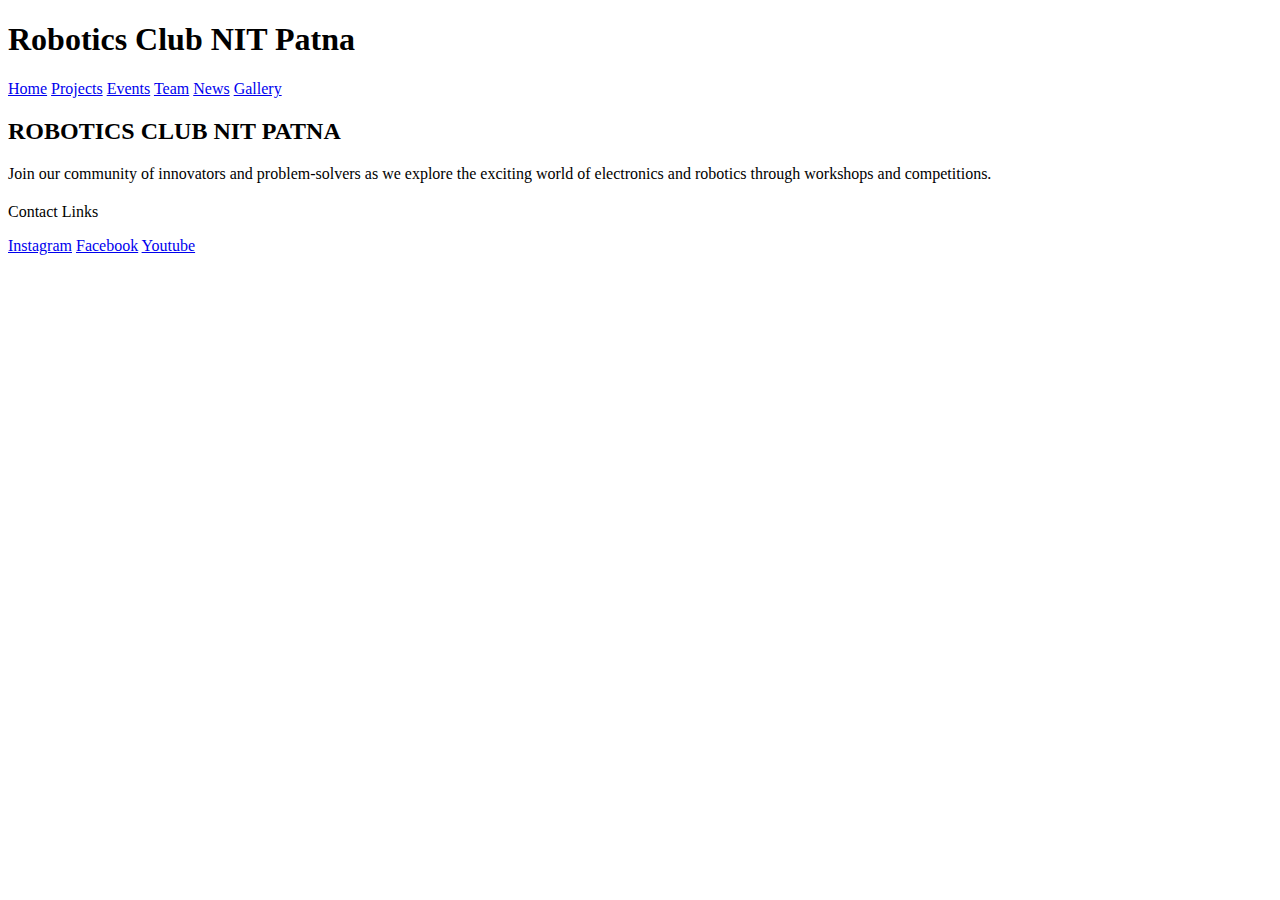
<file: index.html>
<!DOCTYPE html>
<html lang="en">

<head>
  <meta charset="UTF-8">
  <meta name="viewport" content="width=device-width, initial-scale=1.0">
  <title>Website for Robotics Club</title>
</head>

<body>

  <header>
    <h1>Robotics Club NIT Patna</h1>

    <nav>
      <a href="#home">Home</a>
      <a href="#projects">Projects</a>
      <a href="#events">Events</a>
      <a href="#team">Team</a>
      <a href="#news">News</a>
      <a href="#gallery">Gallery</a>
    </nav>
  </header>

  <main>
    <section id="home">
      <div>
        <h2>ROBOTICS CLUB NIT PATNA</h2>
        <p>
          Join our community of innovators and problem-solvers as we explore
          the exciting world of electronics and robotics through workshops
          and competitions.
        </p>
      </div>
    </section>

    <section id="projects">
      <h2> </h2>
    </section>

    <section id="events">
      <h2> </h2>
    </section>

    <section id="team">
      <h2> </h2>
    </section>

    <section id="news">
      <h2> </h2>
    </section>

    <section id="gallery">
      <h2> </h2>
    </section>
  </main>

  <footer>

    <p>Contact Links</p>

    <span>
      <a href="https://www.instagram.com/robotics_club_nitp/" target="_blank">Instagram</a>
      <a href="https://www.facebook.com/robonitp/" target="_blank">Facebook</a>
      <a href="https://www.youtube.com/@roboticsclubnitp8637" target="_blank">Youtube</a>
    </span>
  </footer>

</body>

</html>
</file>
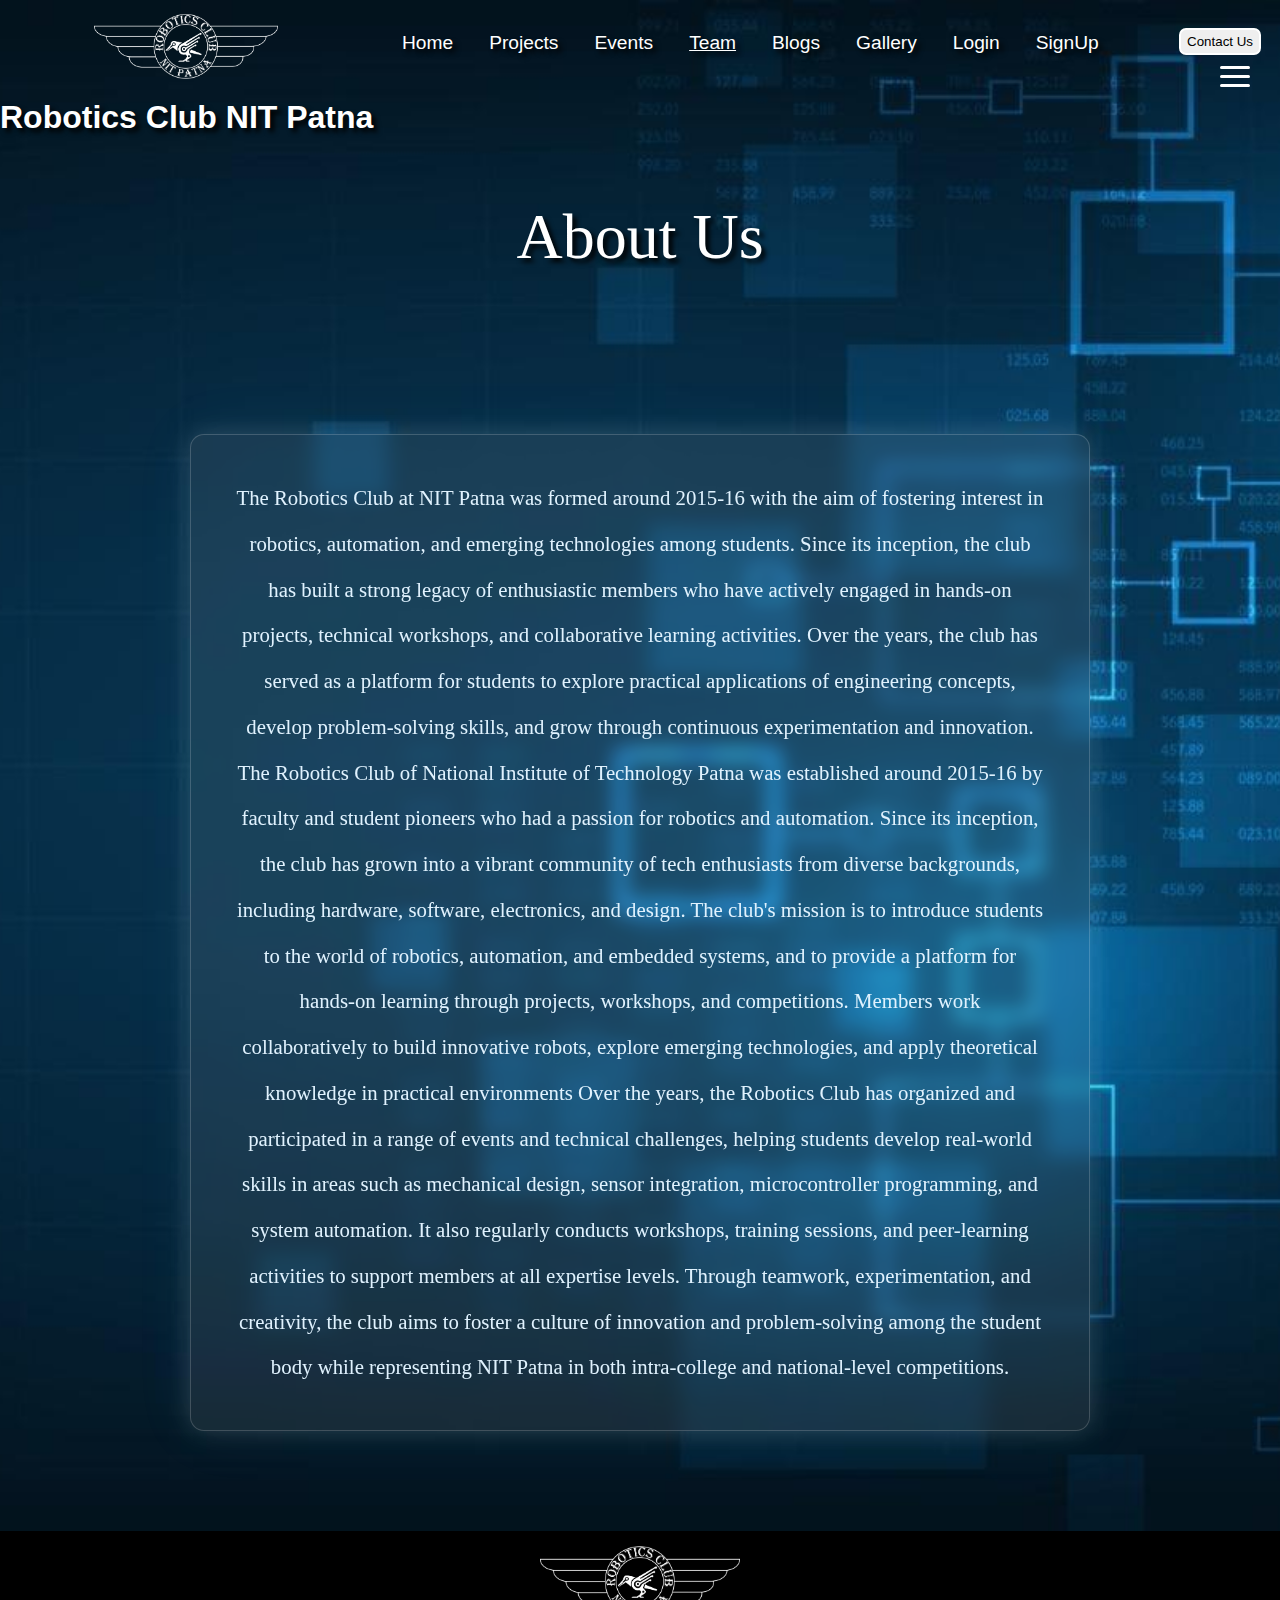
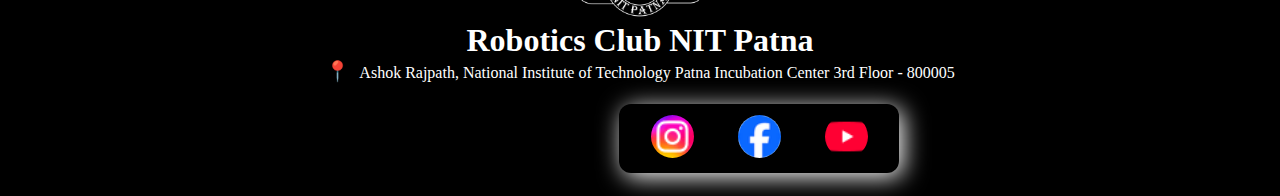
<file: About us.html>
<!DOCTYPE html>
<html lang="en">

<head>
    <meta charset="UTF-8">
    <meta name="viewport" content="width=device-width, initial-scale=1.0">
    <title>Achievements | NIT Patna Robotics Club
    </title>
    <link rel="stylesheet" href="../CSS/about us.css">
    </head>

<body>
     <header>
        <div class="menu-icon">
            <span><a href="login.html"></a></span>
            <span><a href="signup.html"></a></span>
            <span><a href="#contact-us"></a></span>
        </div>
        <nav id="navbar">
            <div class="logo">
                <img src="nitp_robotics_logo.png" alt="NITP ROBOTICS LOGO">
                <h1>Robotics Club NIT Patna</h1>
            </div>
            <ul>
                <li><a href="index.html">Home</a></li>
                <li><a href="project.html">Projects</a></li>
                <li><a href="events.html">Events</a></li>
                <li><a href="team.html"><u>Team</u></a></li>
                <li><a href="blogs.html">Blogs</a></li>
                <li><a href="gallery.html">Gallery</a></li>
                <li><a href="login.html">Login</a></li>
                <li><a href="signup.html">SignUp</a></li>
            </ul>
            <div class="Contact-Links">
                <li><a href="#contact-us"><button class="btn">Contact Us</button></a></li>
            </div>
        </nav>
    </header>
    
    <div class = 'heading'>About Us</div>
    <div class = "content-box">

    
    <p>The Robotics Club at NIT Patna was formed around 2015-16 with the aim of fostering interest in robotics,
        automation, and emerging technologies among students. Since its inception, the club has built a strong legacy of
        enthusiastic members who have actively engaged in hands-on projects, technical workshops, and collaborative
        learning activities. Over the years, the club has served as a platform for students to explore practical
        applications of engineering concepts, develop problem-solving skills, and grow through continuous
        experimentation and innovation.
        The Robotics Club of National Institute of Technology Patna was established around 2015-16 by faculty and
        student pioneers who had a passion for robotics and automation. Since its inception, the club has grown into a
        vibrant community of tech enthusiasts from diverse backgrounds, including hardware, software, electronics, and
        design.
        The club's mission is to introduce students to the world of robotics, automation, and embedded systems, and to
        provide a platform for hands-on learning through projects, workshops, and competitions. Members work
        collaboratively to build innovative robots, explore emerging technologies, and apply theoretical knowledge in
        practical environments
        Over the years, the Robotics Club has organized and participated in a range of events and technical challenges,
        helping students develop real-world skills in areas such as mechanical design, sensor integration,
        microcontroller programming, and system automation. It also regularly conducts workshops, training sessions, and
        peer-learning activities to support members at all expertise levels.
        Through teamwork, experimentation, and creativity, the club aims to foster a culture of innovation and
        problem-solving among the student body while representing NIT Patna in both intra-college and national-level
        competitions.
    </p>
</div>
    </body>
      <footer class="foot">
        <div class="footlogo">
            <img src="nitp_robotics_logo.png" alt="NITP ROBOTICS LOGO">
            <h1>Robotics Club NIT Patna</h1>
            <p> Ashok Rajpath, National Institute of Technology Patna
                Incubation Center 3rd Floor - 800005</p>
        </div>
        <div id="contact-us">
            <li> <a href="https://www.instagram.com/robotics_club_nitp/" target="_blank"><img src="insta_logo.png"
                        alt="Instagram"></a></li>
            <li><a href="https://www.facebook.com/robonitp/" target="_blank"><img src="facebook_logo.png"
                        alt="Facebook"></a></li>
            <li><a href="https://www.youtube.com/@roboticsclubnitp8637" target="_blank"><img src="youtube_logo.png"
                        alt="Youtube"></a></li>
        </div>
    </footer>
</body>

</html>
</file>
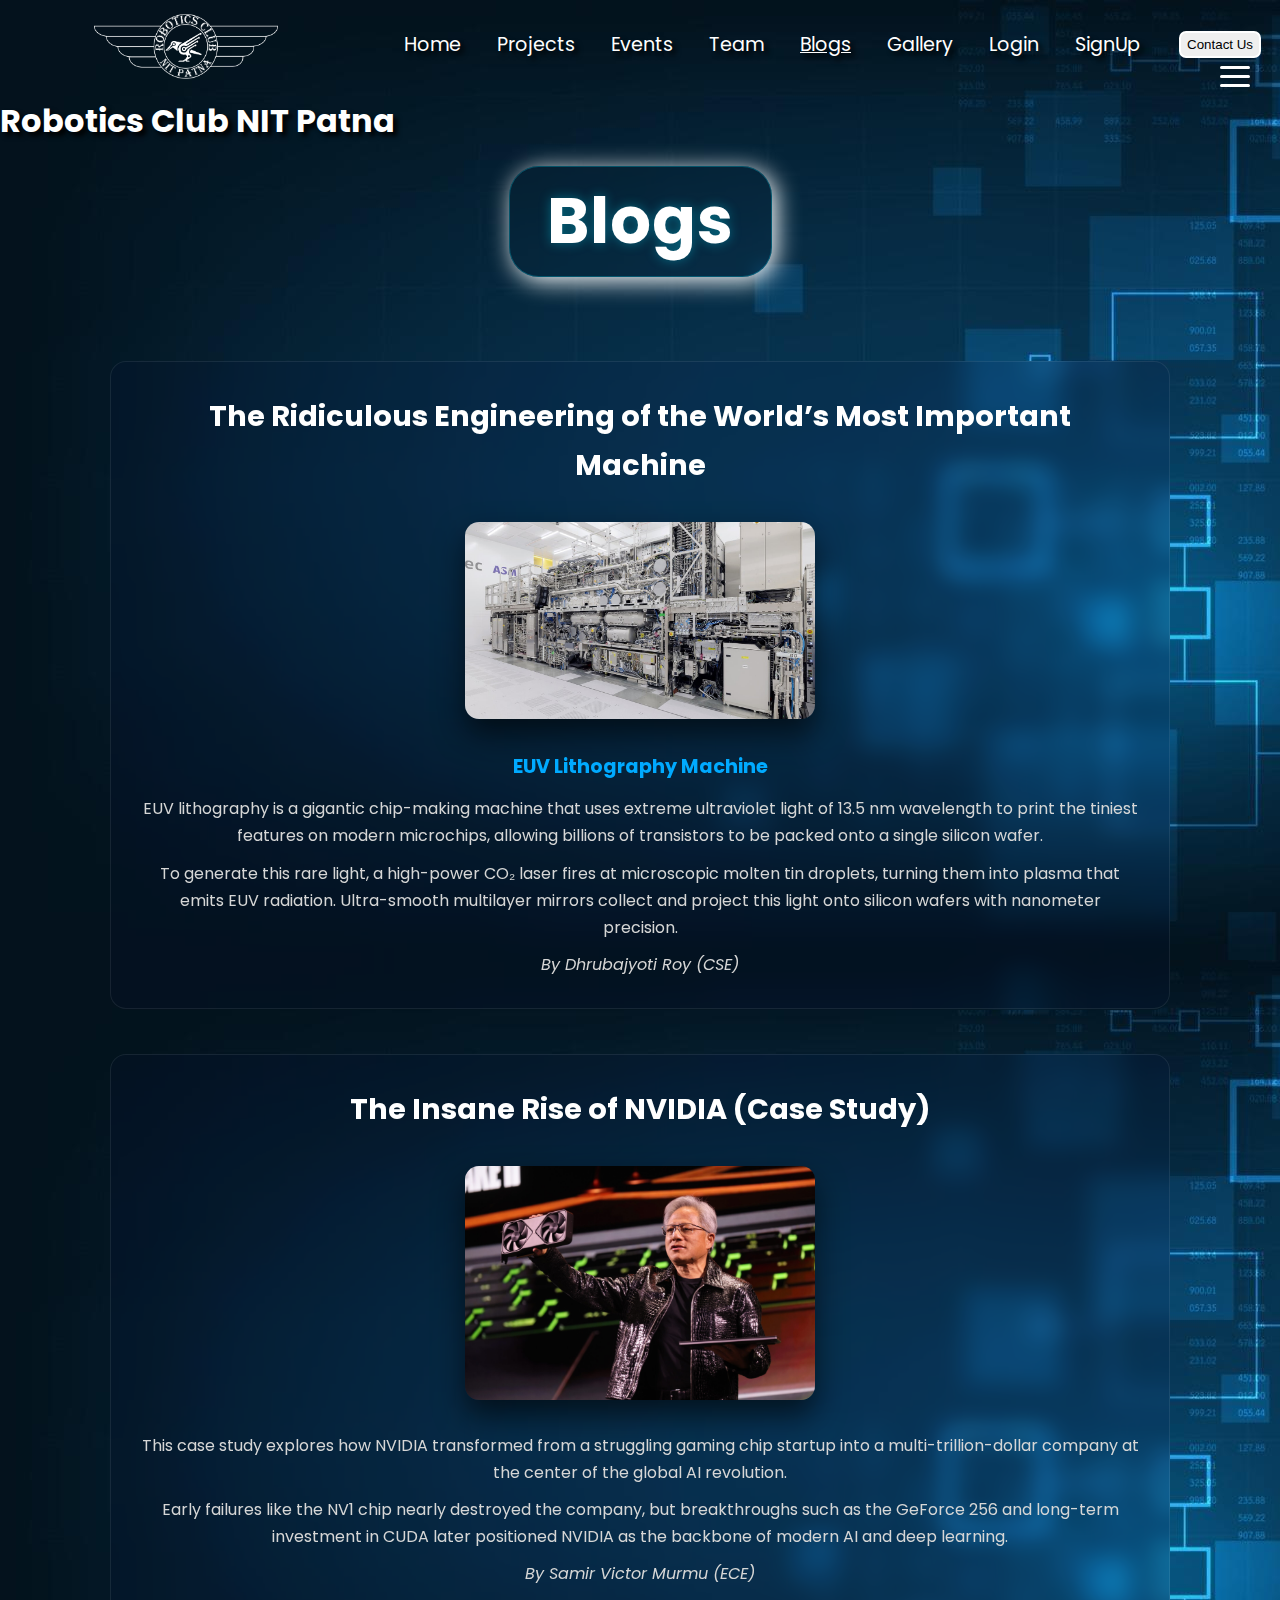
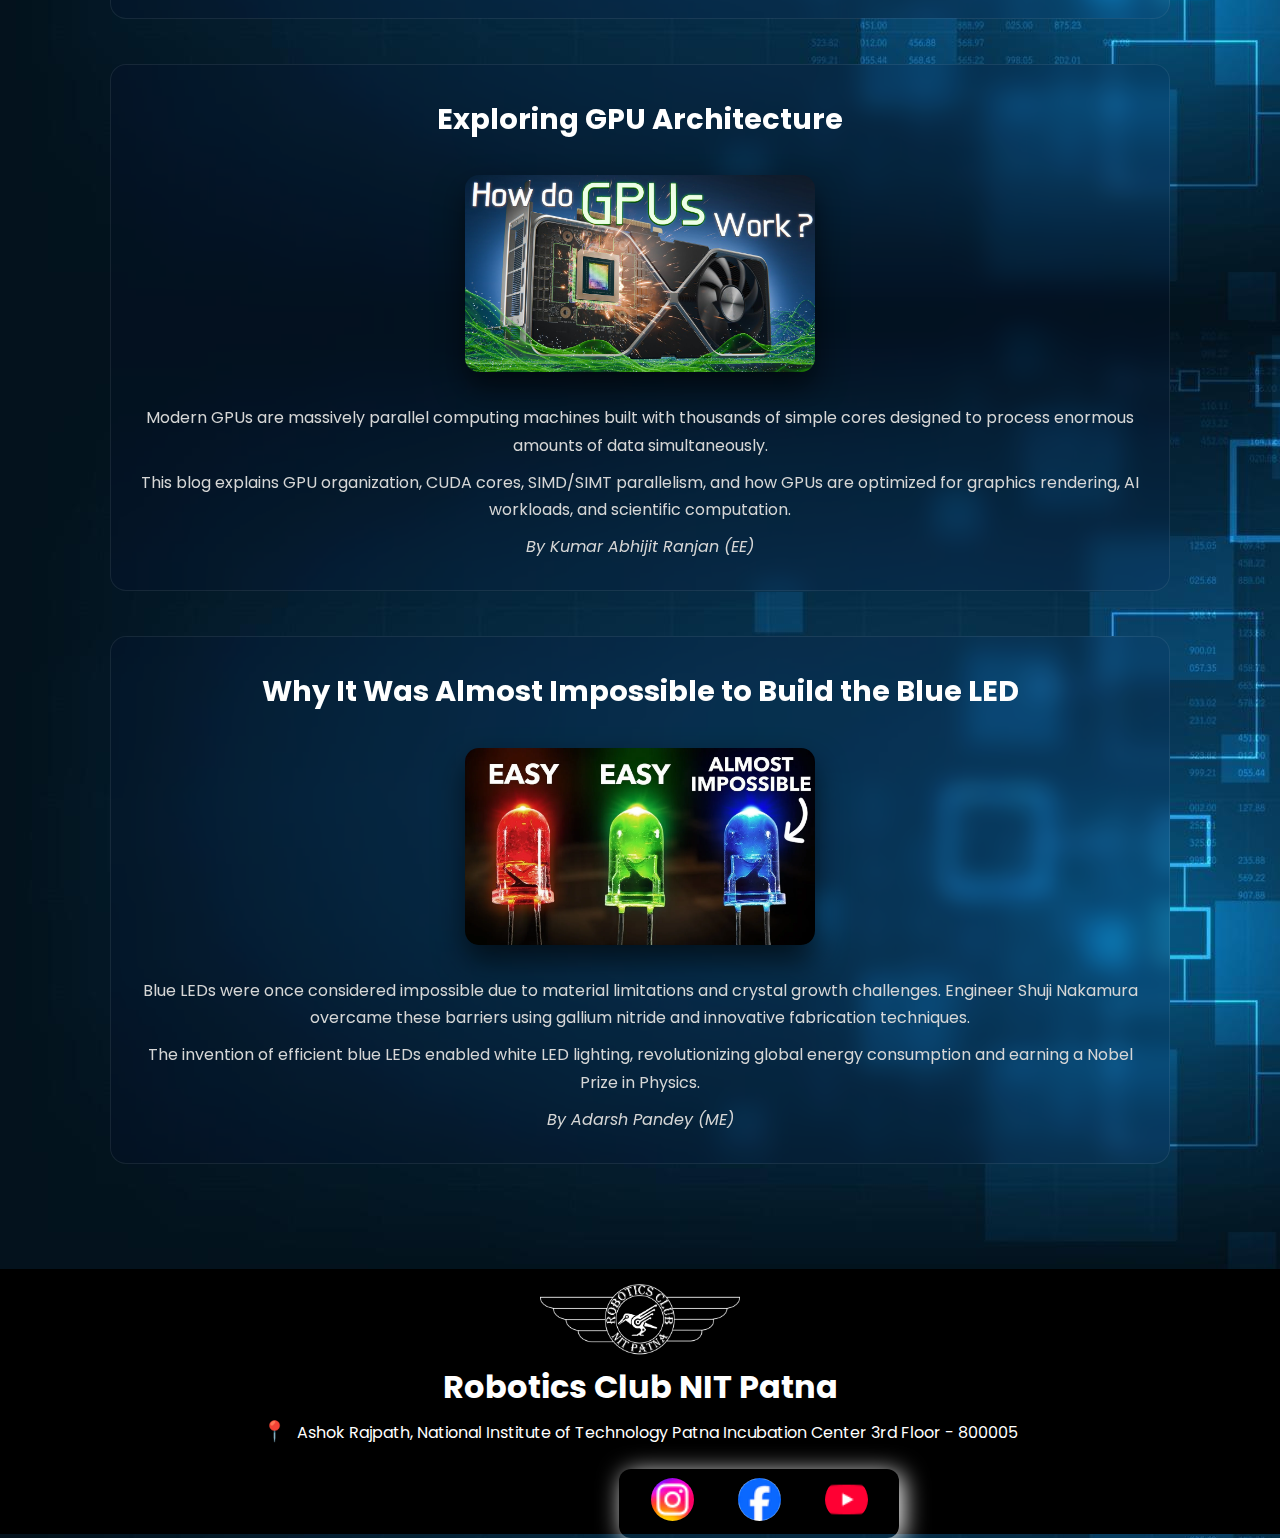
<file: blogs.html>
<!DOCTYPE html>
<html lang="en">

<head>
    <meta charset="UTF-8">
    <meta name="viewport" content="width=device-width, initial-scale=1.0">
    <title>Blogs | Robotics Club NIT Patna</title>
    <link rel="stylesheet" href="../CSS/blogs.css">
</head>

<body>
    <header>
        <div class="menu-icon">
            <span><a href="login.html"></a></span>
            <span><a href="signup.html"></a></span>
            <span><a href="#contact-us"></a></span>
        </div>
        <nav id="navbar">
            <div class="logo">
                <img src="nitp_robotics_logo.png" alt="NITP ROBOTICS LOGO">
                <h1>Robotics Club NIT Patna</h1>
            </div>
            <ul>
                <li><a href="index.html">Home</a></li>
                <li><a href="project.html">Projects</a></li>
                <li><a href="events.html">Events</a></li>
                <li><a href="team.html">Team</a></li>
                <li><a href="blogs.html"><u>Blogs</u></a></li>
                <li><a href="gallery.html">Gallery</a></li>
                <li><a href="login.html">Login</a></li>
                <li><a href="signup.html">SignUp</a></li>
            </ul>
            <div class="Contact-Links">
                <li><a href="#contact-us"><button class="btn">Contact Us</button></a></li>
            </div>
        </nav>
    </header>

    <main class="blogs-page">

        <h1>Blogs</h1>


        <article class="blog">
            <h2>The Ridiculous Engineering of the World’s Most Important Machine</h2>

            <img src="Blog Images/EUV Lithography Machine.jpg" class="blog-img"
                alt="EUV lithography machine used in advanced chip manufacturing" style="width: 350px;">

            <h3>EUV Lithography Machine</h3>

            <p>
                EUV lithography is a gigantic chip-making machine that uses extreme ultraviolet light
                of 13.5 nm wavelength to print the tiniest features on modern microchips, allowing
                billions of transistors to be packed onto a single silicon wafer.
            </p>

            <p>
                To generate this rare light, a high-power CO₂ laser fires at microscopic molten tin
                droplets, turning them into plasma that emits EUV radiation. Ultra-smooth multilayer
                mirrors collect and project this light onto silicon wafers with nanometer precision.
            </p>

            <p class="author"><em>By Dhrubajyoti Roy (CSE)</em></p>
        </article>


        <article class="blog">
            <h2>The Insane Rise of NVIDIA (Case Study)</h2>

            <img src="Blog Images/Nvidia case study.jpg" class="blog-img" alt="NVIDIA growth case study illustration"
                style="width: 350px;">

            <p>
                This case study explores how NVIDIA transformed from a struggling gaming chip startup
                into a multi-trillion-dollar company at the center of the global AI revolution.
            </p>

            <p>
                Early failures like the NV1 chip nearly destroyed the company, but breakthroughs such
                as the GeForce 256 and long-term investment in CUDA later positioned NVIDIA as the
                backbone of modern AI and deep learning.
            </p>

            <p class="author"><em>By Samir Victor Murmu (ECE)</em></p>
        </article>


        <article class="blog">
            <h2>Exploring GPU Architecture</h2>

            <img src="Blog Images/gpu.jpg" class="blog-img" alt="GPU architecture diagram and components"
                style="width: 350px;">

            <p>
                Modern GPUs are massively parallel computing machines built with thousands of simple
                cores designed to process enormous amounts of data simultaneously.
            </p>

            <p>
                This blog explains GPU organization, CUDA cores, SIMD/SIMT parallelism, and how GPUs
                are optimized for graphics rendering, AI workloads, and scientific computation.
            </p>

            <p class="author"><em>By Kumar Abhijit Ranjan (EE)</em></p>
        </article>


        <article class="blog">
            <h2>Why It Was Almost Impossible to Build the Blue LED</h2>

            <img src="Blog Images/blue led.webp" class="blog-img" alt="Blue LED technology breakthrough"
                style="width: 350px;">

            <p>
                Blue LEDs were once considered impossible due to material limitations and crystal
                growth challenges. Engineer Shuji Nakamura overcame these barriers using gallium
                nitride and innovative fabrication techniques.
            </p>

            <p>
                The invention of efficient blue LEDs enabled white LED lighting, revolutionizing
                global energy consumption and earning a Nobel Prize in Physics.
            </p>

            <p class="author"><em>By Adarsh Pandey (ME)</em></p>
        </article>

    </main>
    <footer class="foot">
        <div class="footlogo">
            <img src="nitp_robotics_logo.png" alt="NITP ROBOTICS LOGO">
            <h1>Robotics Club NIT Patna</h1>
            <p> Ashok Rajpath, National Institute of Technology Patna
                Incubation Center 3rd Floor - 800005</p>
        </div>
        <div id="contact-us">
            <li> <a href="https://www.instagram.com/robotics_club_nitp/" target="_blank"><img src="insta_logo.png"
                        alt="Instagram"></a></li>
            <li><a href="https://www.facebook.com/robonitp/" target="_blank"><img src="facebook_logo.png"
                        alt="Facebook"></a></li>
            <li><a href="https://www.youtube.com/@roboticsclubnitp8637" target="_blank"><img src="youtube_logo.png"
                        alt="Youtube"></a></li>
        </div>
    </footer>

</body>

</html>
</file>
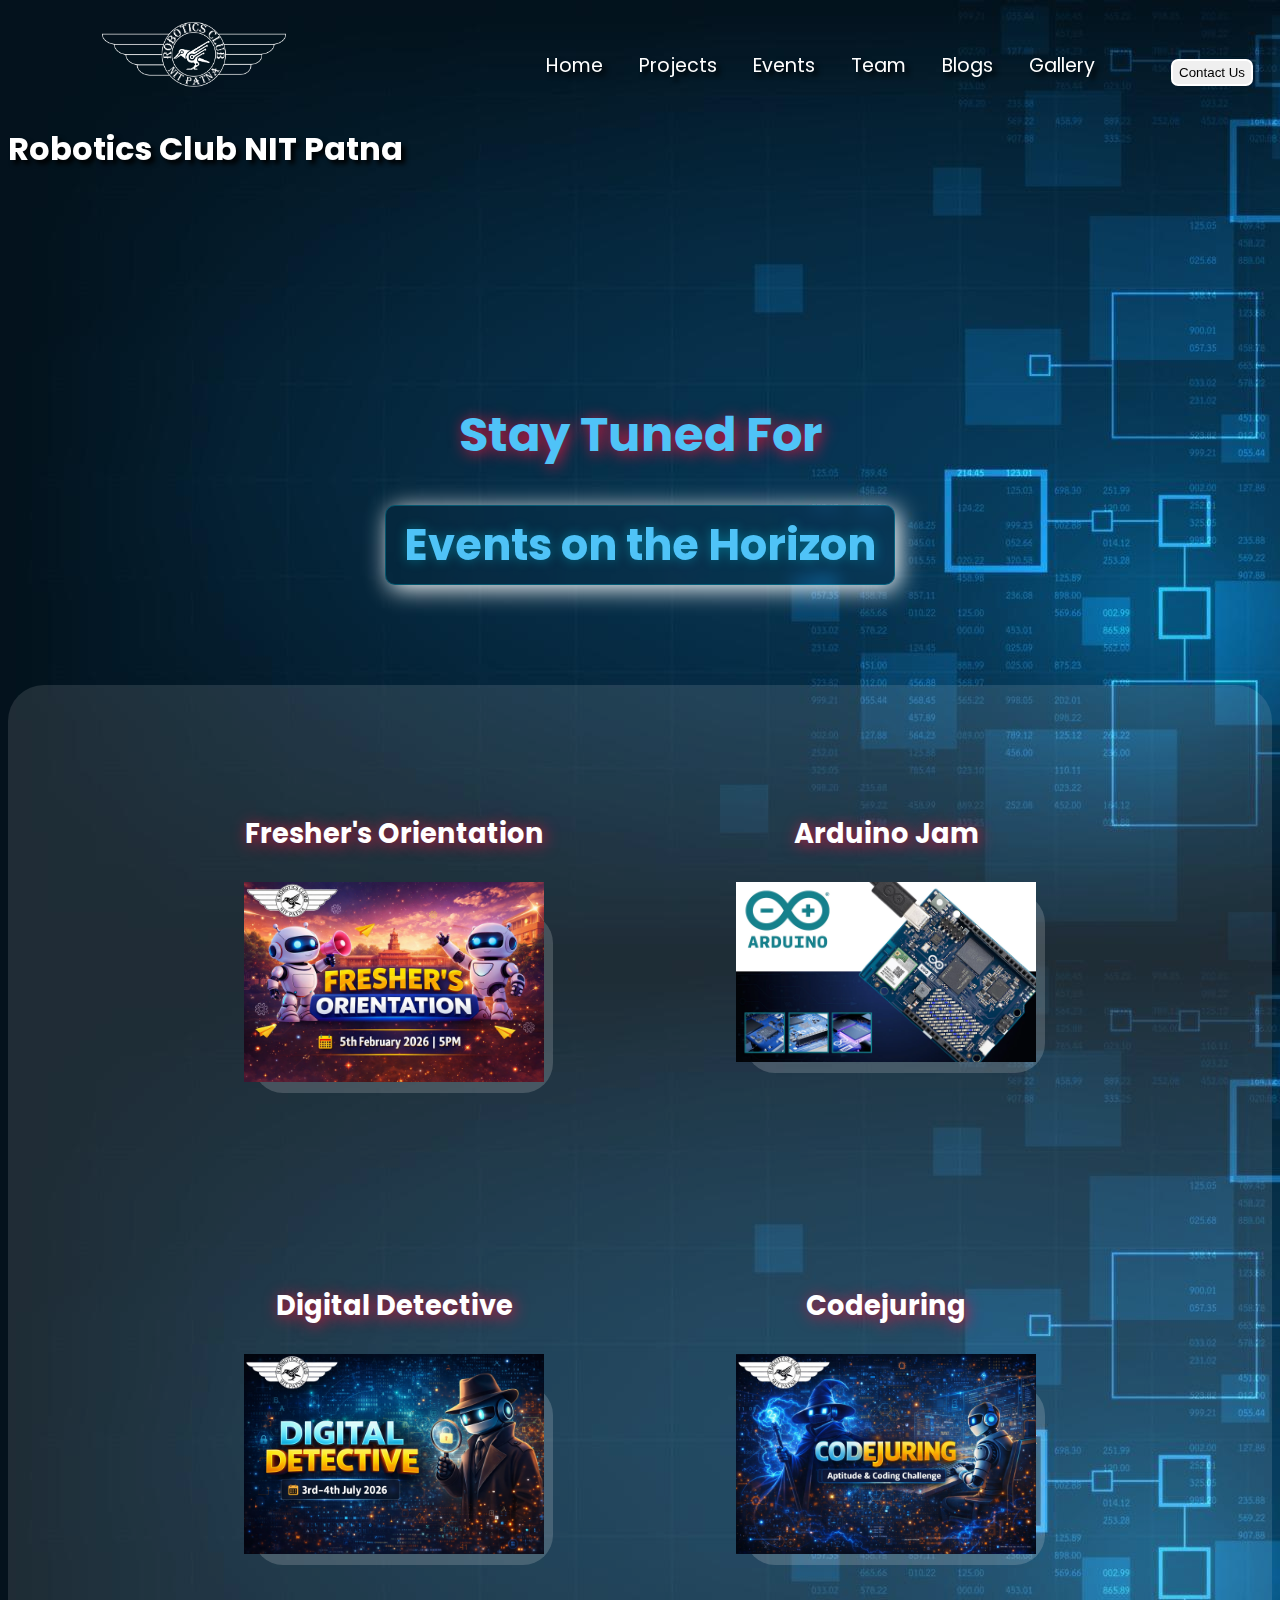
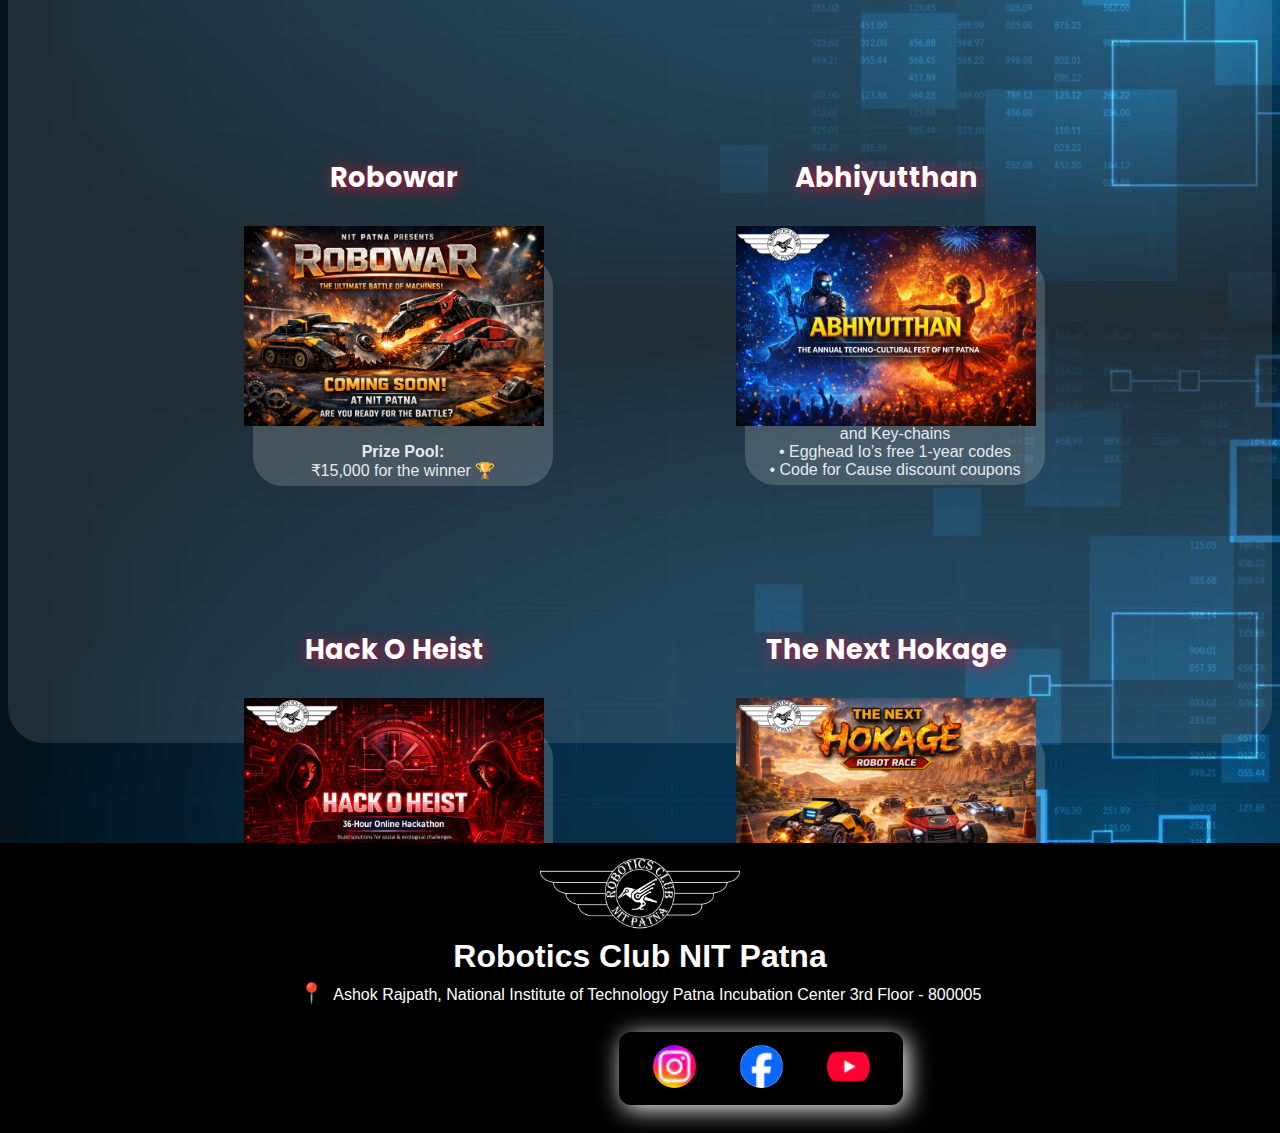
<file: events.html>
<!DOCTYPE html>
<html lang="en">

<head>
    <meta charset="UTF-8">
    <meta name="viewport" content="width=device-width, initial-scale=1.0">
    <title>Events</title>
    <link rel="stylesheet" href="../CSS/events.css">
    <link rel="stylesheet" href="https://fonts.googleapis.com/css2?family=Poppins:ital,wght@0,100;0,200;0,300;0,400;0,500;0,600;0,700;0,800;0,900;1,100;1,200;1,300;1,400;1,500;1,600;1,700;1,800;1,900&display=swap">
</head>

<body>
    <header>
        <nav id="navbar">
            <div class="logo">
                <img src="nitp_robotics_logo.png" alt="NITP ROBOTICS LOGO">
                <h1>Robotics Club NIT Patna</h1>
            </div>
            <ul>
                <li><a href="index.html">Home</a></li>
                <li><a href="project.html">Projects</a></li>
                <li><a href="events.html">Events</a></li>
                <li><a href="team.html">Team</a></li>
                <li><a href="blogs.html">Blogs</a></li>
                <li><a href="gallery.html">Gallery</a></li>
            </ul>
   <div class="Contact-Links">
        <li><a href="#contact-us"><button class="btn">Contact Us</button></a></li>
      </div>
        </nav>
    </header>
    <h1 class="cap">Stay Tuned For</h1>
    <h2>Events on the Horizon</h2>

    <div class="container">
        <div class="event">
            <h3>Fresher's Orientation</h3>
            <img class="event-img" src="Event Images/Fresher's Orientation 2.png" alt="Fresher's Orientation">
            <p>
                An interactive orientation by the Robotics Club, NIT Patna designed exclusively for freshers—packed with
                fun
                activities, learning, rewards, and a chance to shine on our social platforms.
            </p>
        </div>


        <div class="event">
            <h3>Arduino Jam</h3>
            <img class="event-img" src="Event Images/Ardiuno Jam.webp" alt="Arduino Jam">
            <p>
                Arduino Jam is an interactive workshop covering Arduino fundamentals, IDE setup, circuit simulation, and
                sensor basics, designed to help students kickstart hands-on electronics.
            </p>
        </div>


        <div class="event">
            <h3>Digital Detective</h3>
            <img class="event-img" src="Event Images/Digital Detective 2.png" alt="Digital Detective">
            <p>
                Digital Detective is a 24-hour technical treasure hunt featuring passcode-encrypted riddles that test
                logic,
                speed, and problem-solving skills. Participants race against time to crack every clue and emerge as the
                ultimate winner.
            </p>
        </div>


        <div class="event">
            <h3>Codejuring</h3>
            <img class="event-img" src="Event Images/Codejuring.png" alt="Codejuring" >
            <p>
                Codejuring is a competitive online event featuring an aptitude test followed by a coding challenge,
                designed
                to assess logical thinking and problem-solving skills.
            </p>
        </div>


        <div class="event">
            <h3>Robowar</h3>
            <img class="event-img" src="Event Images/Robowar.png" alt="Robowar" >
            <p>
                “Don’t be satisfied with stories of others—create your own legend.”
                <br><br>
                Robowar is the ultimate test of engineering skill and strategy, where combat robots clash in an intense
                arena
                battle. Witness power, precision, and innovation collide as teams fight for dominance.
                <br><br>
                <strong>Prize Pool:</strong> ₹15,000 for the winner 🏆
            </p>
        </div>


        <div class="event">
            <h3>Abhiyutthan</h3>
            <img class="event-img" src="Event Images/Abhiyutthan 2.png" alt="Abhiyutthan" >
            <p>
                A mega event consisting of multiple sub-events aimed at stimulating interest in robotics and technology.
                Designed to give students a fun yet technical break from academic routines.
                <br><br>
                <strong>Rewards:</strong><br>
                • Swag Kits containing Tech Stickers and Key-chains<br>
                • Egghead Io’s free 1-year codes<br>
                • Code for Cause discount coupons
            </p>
        </div>


        <div class="event">
            <h3>Hack O Heist</h3>
            <img class="event-img" src="Event Images/Hack O Heist 2.png" alt="Hack O Heist" >
            <p>
                Hack O Heist is a 36-hour online hackathon inspired by the Money Heist theme, where participants build
                innovative solutions to real-world social and ecological problems.
            </p>
        </div>


        <div class="event">
            <h3>The Next Hokage</h3>
            <img class="event-img" src="Event Images/The Next Hokage.png" alt="The Next Hokage" >
            <p>
                The Next Hokage is a high-speed Robo Race event organized by the Robotics Club, NIT Patna, where teams
                compete
                with their robots in an adrenaline-filled race of speed, control, and precision.
            </p>
        </div>
    </div>
        <footer class="foot">
      <div class="footlogo">
        <img src="nitp_robotics_logo.png" alt="NITP ROBOTICS LOGO">
        <h1>Robotics Club NIT Patna</h1>
        <p> Ashok Rajpath, National Institute of Technology Patna
          Incubation Center 3rd Floor - 800005</p>
      </div>
      <div id="contact-us">
        <li> <a href="https://www.instagram.com/robotics_club_nitp/" target="_blank"><img src="insta_logo.png"
              alt="Instagram"></a></li>
        <li><a href="https://www.facebook.com/robonitp/" target="_blank"><img src="facebook_logo.png"
              alt="Facebook"></a></li>
        <li><a href="https://www.youtube.com/@roboticsclubnitp8637" target="_blank"><img src="youtube_logo.png"
              alt="Youtube"></a></li>
      </div>
    </footer>
</body>

</html>
</file>
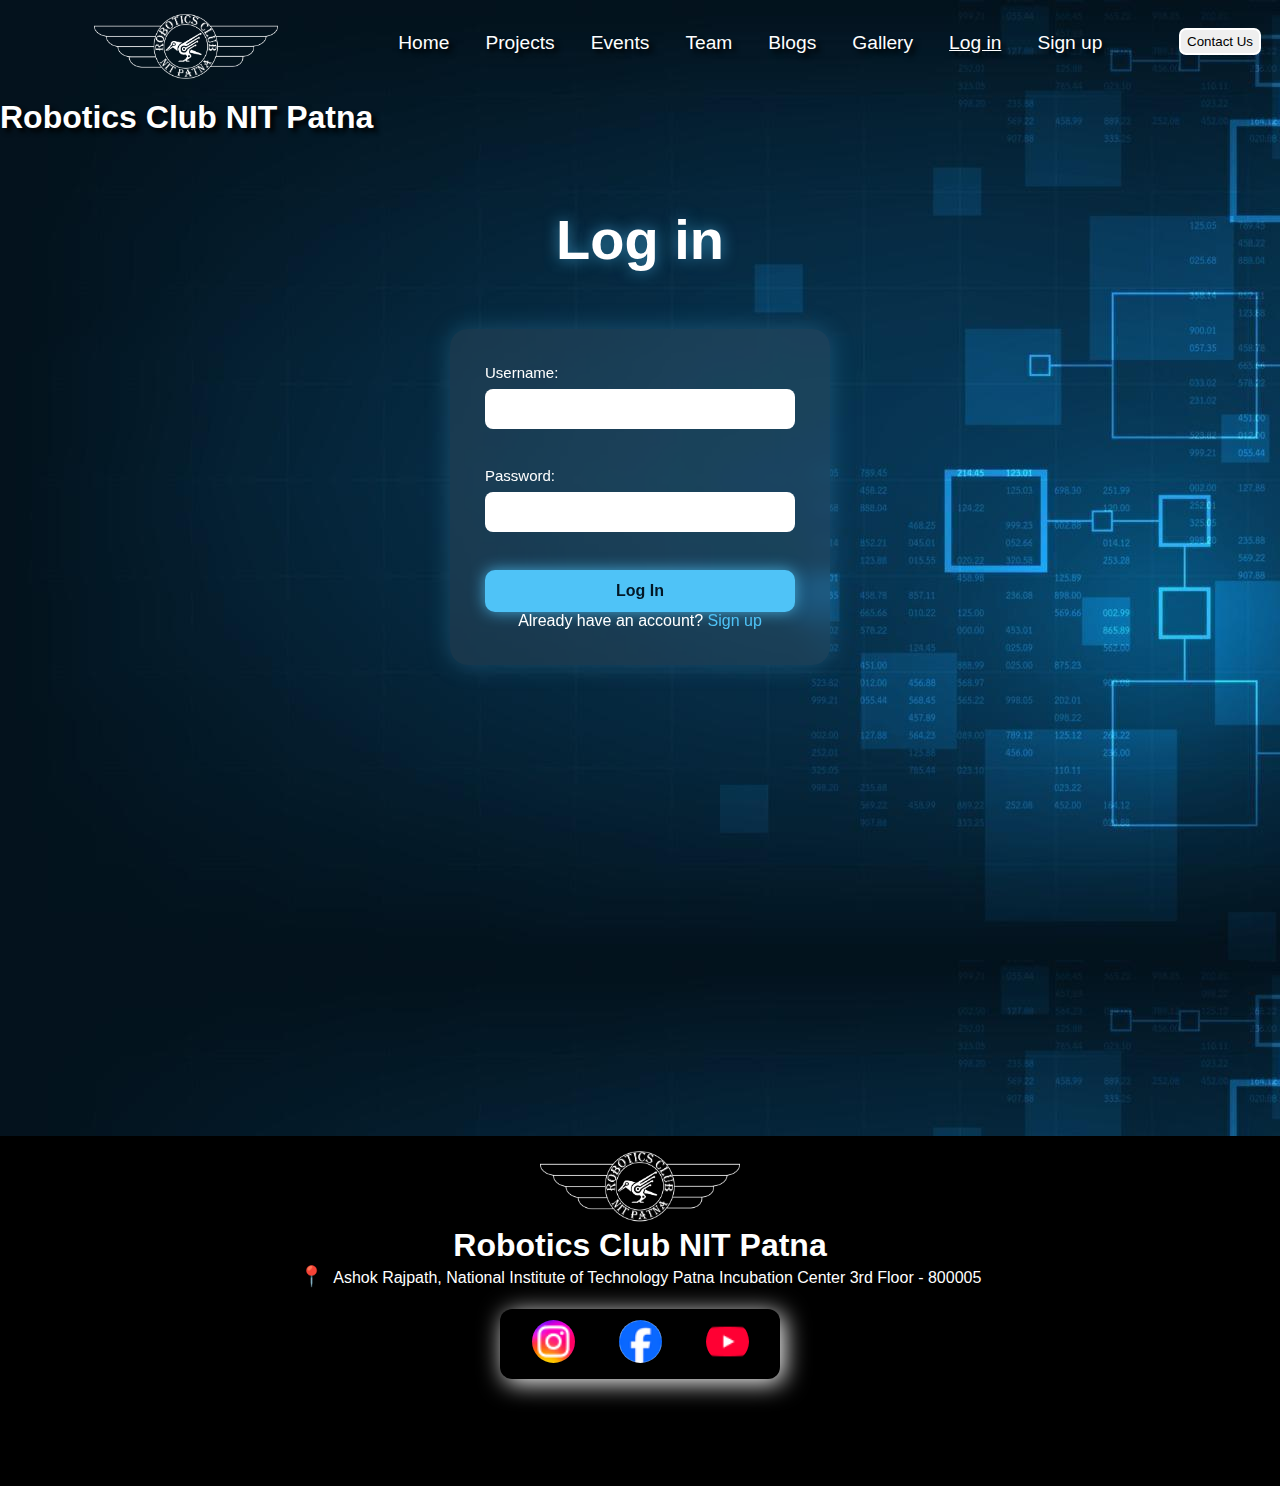
<file: login.html>
<!DOCTYPE html>
<html lang="en">

<head>
    <meta charset="UTF-8">
    <meta name="viewport" content="width=device-width, initial-scale=1.0">
    <title>Document</title>
    <link rel="stylesheet" href="../CSS/login-signup.css">
</head>

<body>
  <header>
    <nav id="navbar">
      <div class="logo">
        <img src="nitp_robotics_logo.png" alt="NITP ROBOTICS LOGO">
        <h1>Robotics Club NIT Patna</h1>
      </div>
      <ul>
        <li><a href="index.html">Home</a></li>
        <li><a href="project.html">Projects</a></li>
        <li><a href="events.html">Events</a></li>
        <li><a href="team.html">Team</a></li>
        <li><a href="blogs.html">Blogs</a></li>
        <li><a href="gallery.html">Gallery</a></li>
        <li><a href="login.html"> <u>Log in</u></a></li>
        <li><a href="signup.html">Sign up</a></li>
      </ul>
      <div class="Contact-Links">
        <li><a href="#contact-us"><button class="btn">Contact Us</button></a></li>
      </div>
    </nav>
  </header>
    <h1 class="login-signup_heading">Log in</h1>
    <form>
        <label for="username">Username:</label>
        <input type="text" id="username" name="username" required><br><br>
        <label for="password">Password:</label>
        <input type="password" id="password" name="password" required><br><br>
        <input type="submit" value="Log In">
        <p>
        Already have an account? <a href="signup.html">Sign up</a>
        </p>
    </form>

    <footer class="foot">
        <div class="footlogo">
            <img src="nitp_robotics_logo.png" alt="NITP ROBOTICS LOGO">
            <h1>Robotics Club NIT Patna</h1>
            <p> Ashok Rajpath, National Institute of Technology Patna
                Incubation Center 3rd Floor - 800005</p>
        </div>
        <div id="contact-us">
            <li> <a href="https://www.instagram.com/robotics_club_nitp/" target="_blank"><img src="insta_logo.png"
                        alt="Instagram"></a></li>
            <li><a href="https://www.facebook.com/robonitp/" target="_blank"><img src="facebook_logo.png"
                        alt="Facebook"></a></li>
            <li><a href="https://www.youtube.com/@roboticsclubnitp8637" target="_blank"><img src="youtube_logo.png"
                        alt="Youtube"></a></li>
        </div>
    </footer>

</body>

</html>
</file>
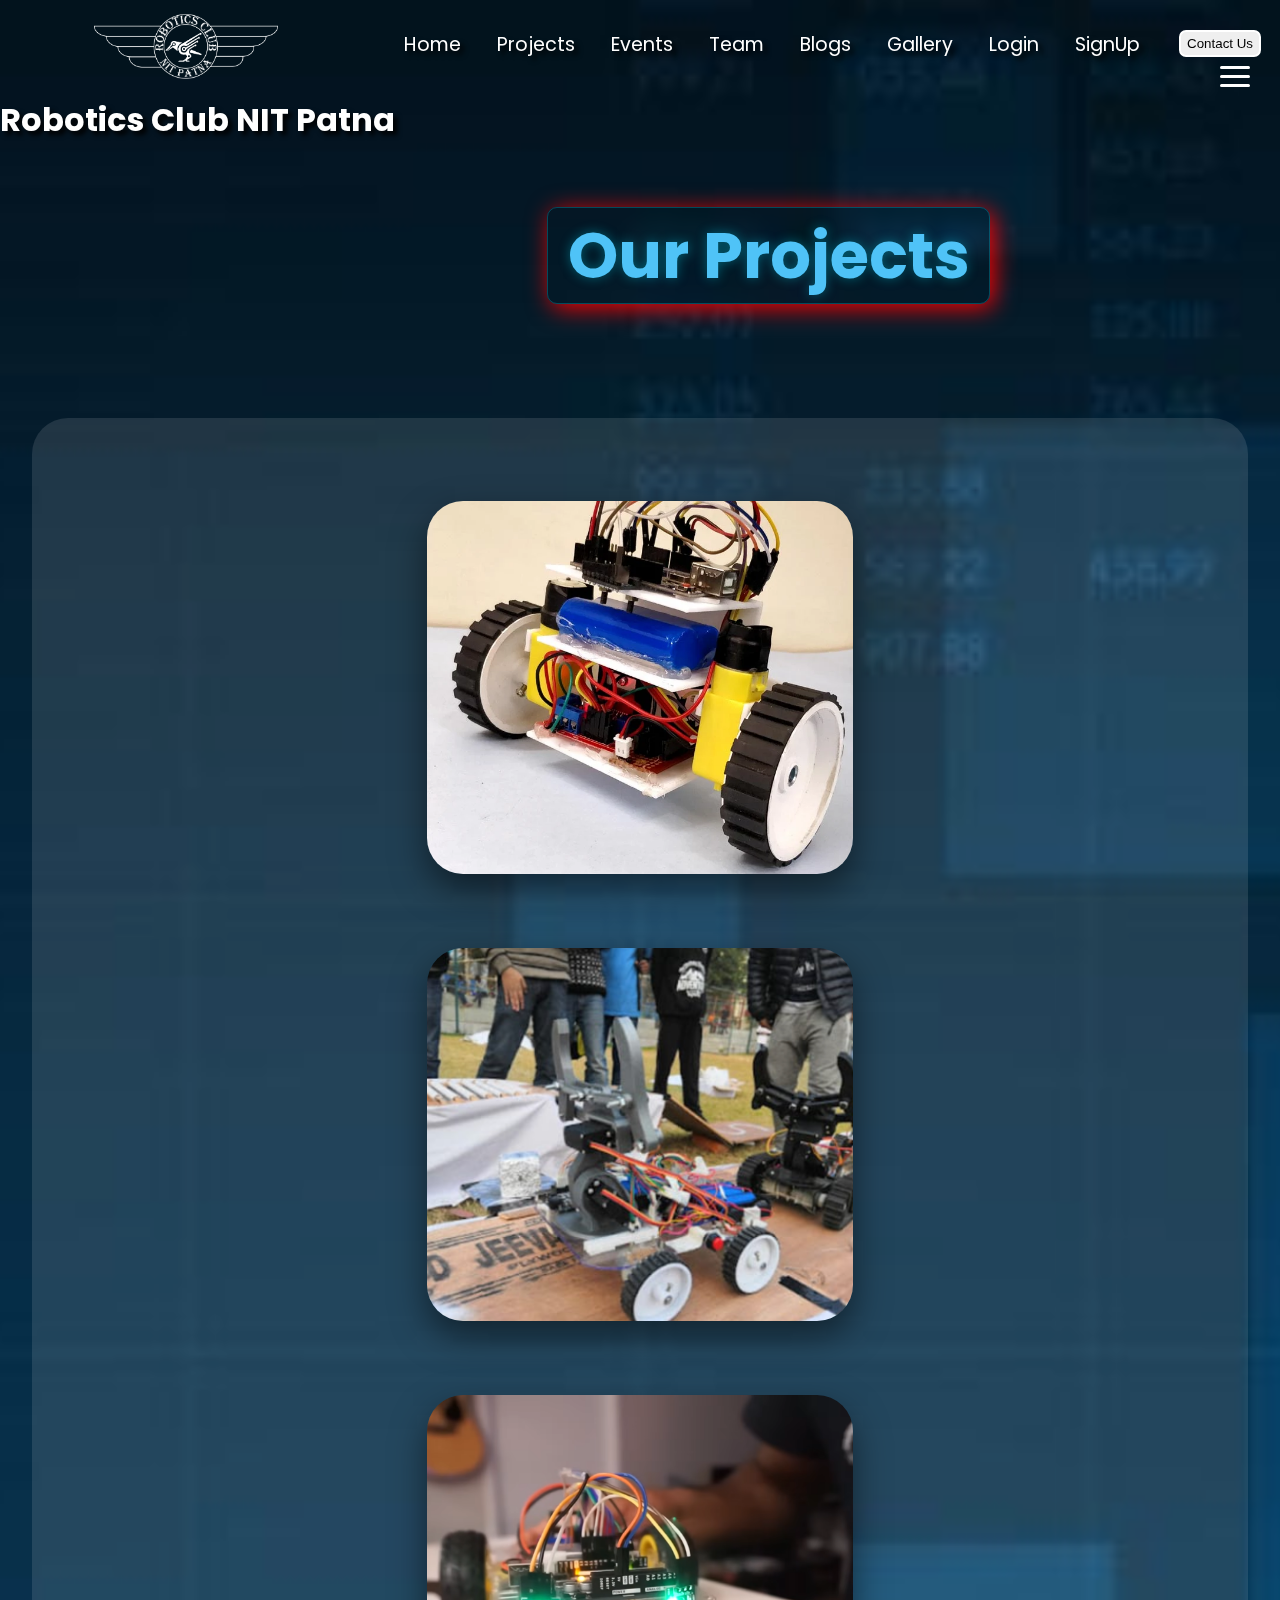
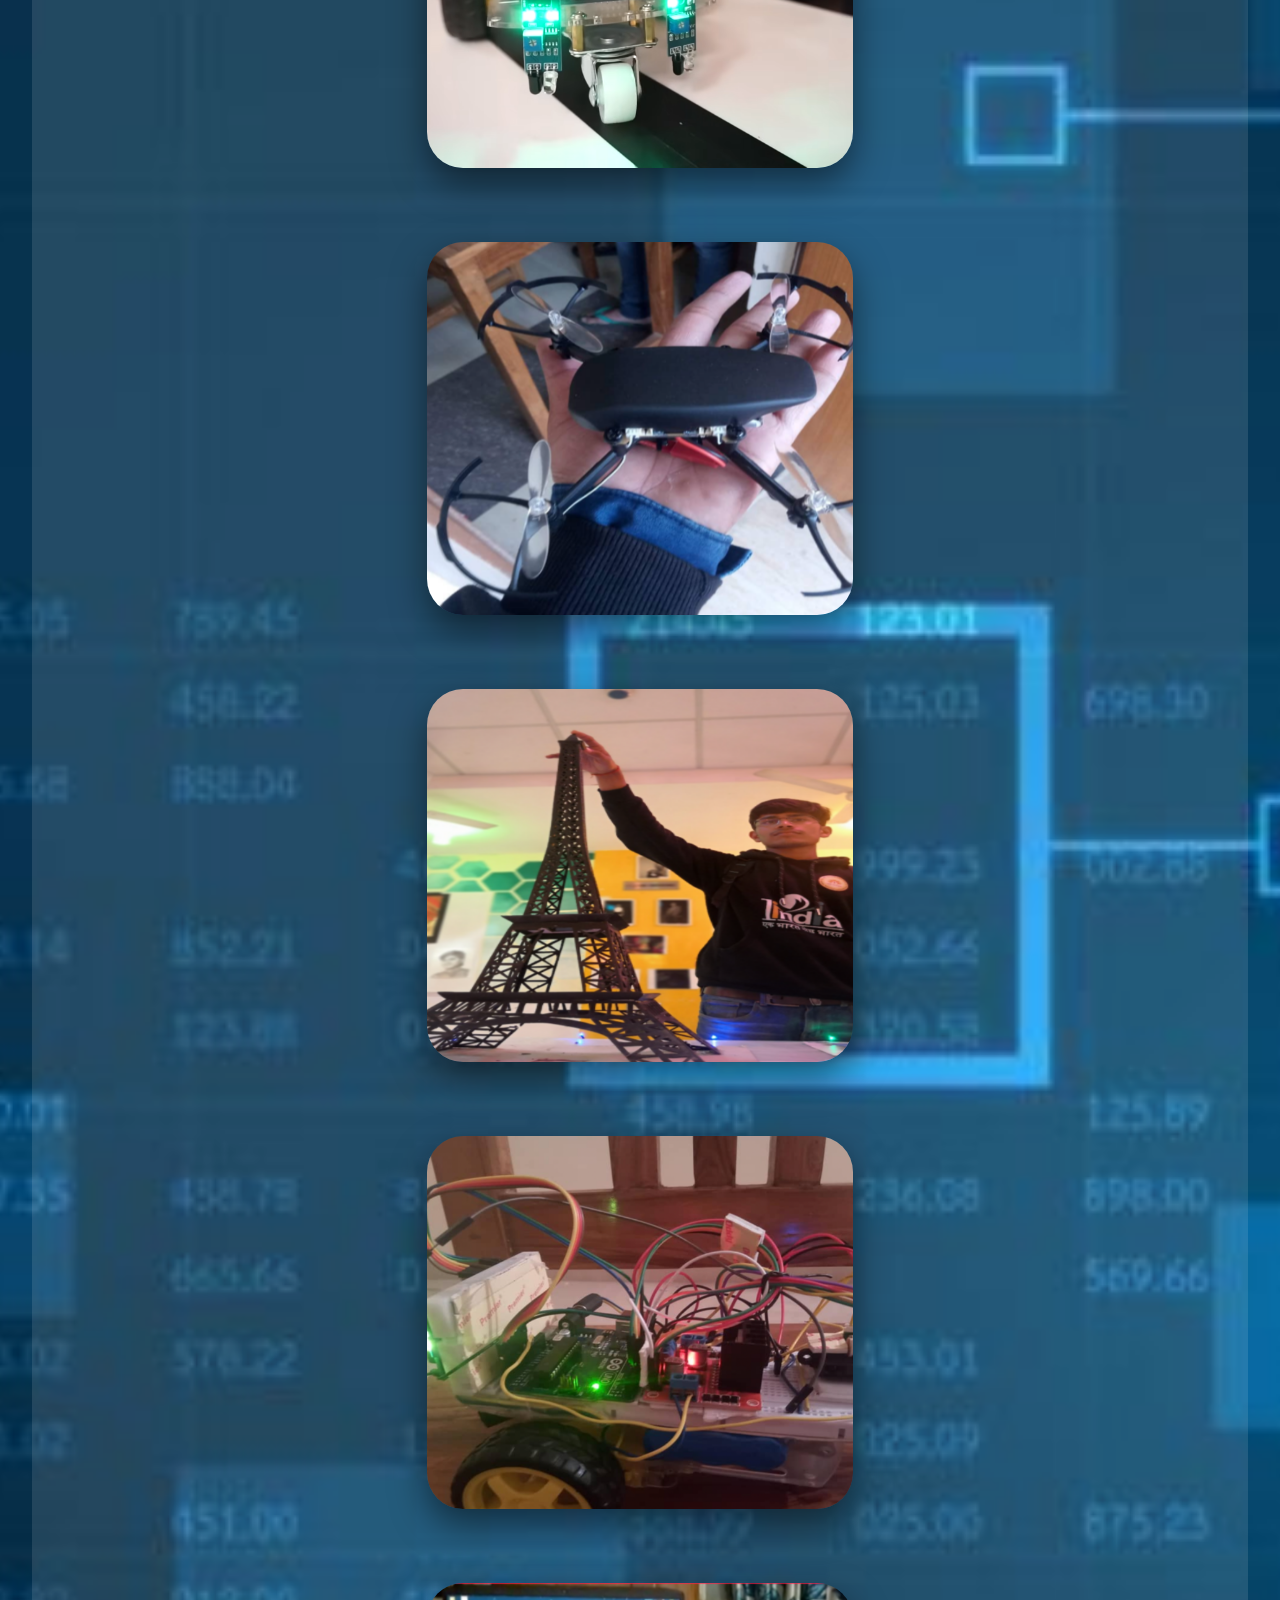
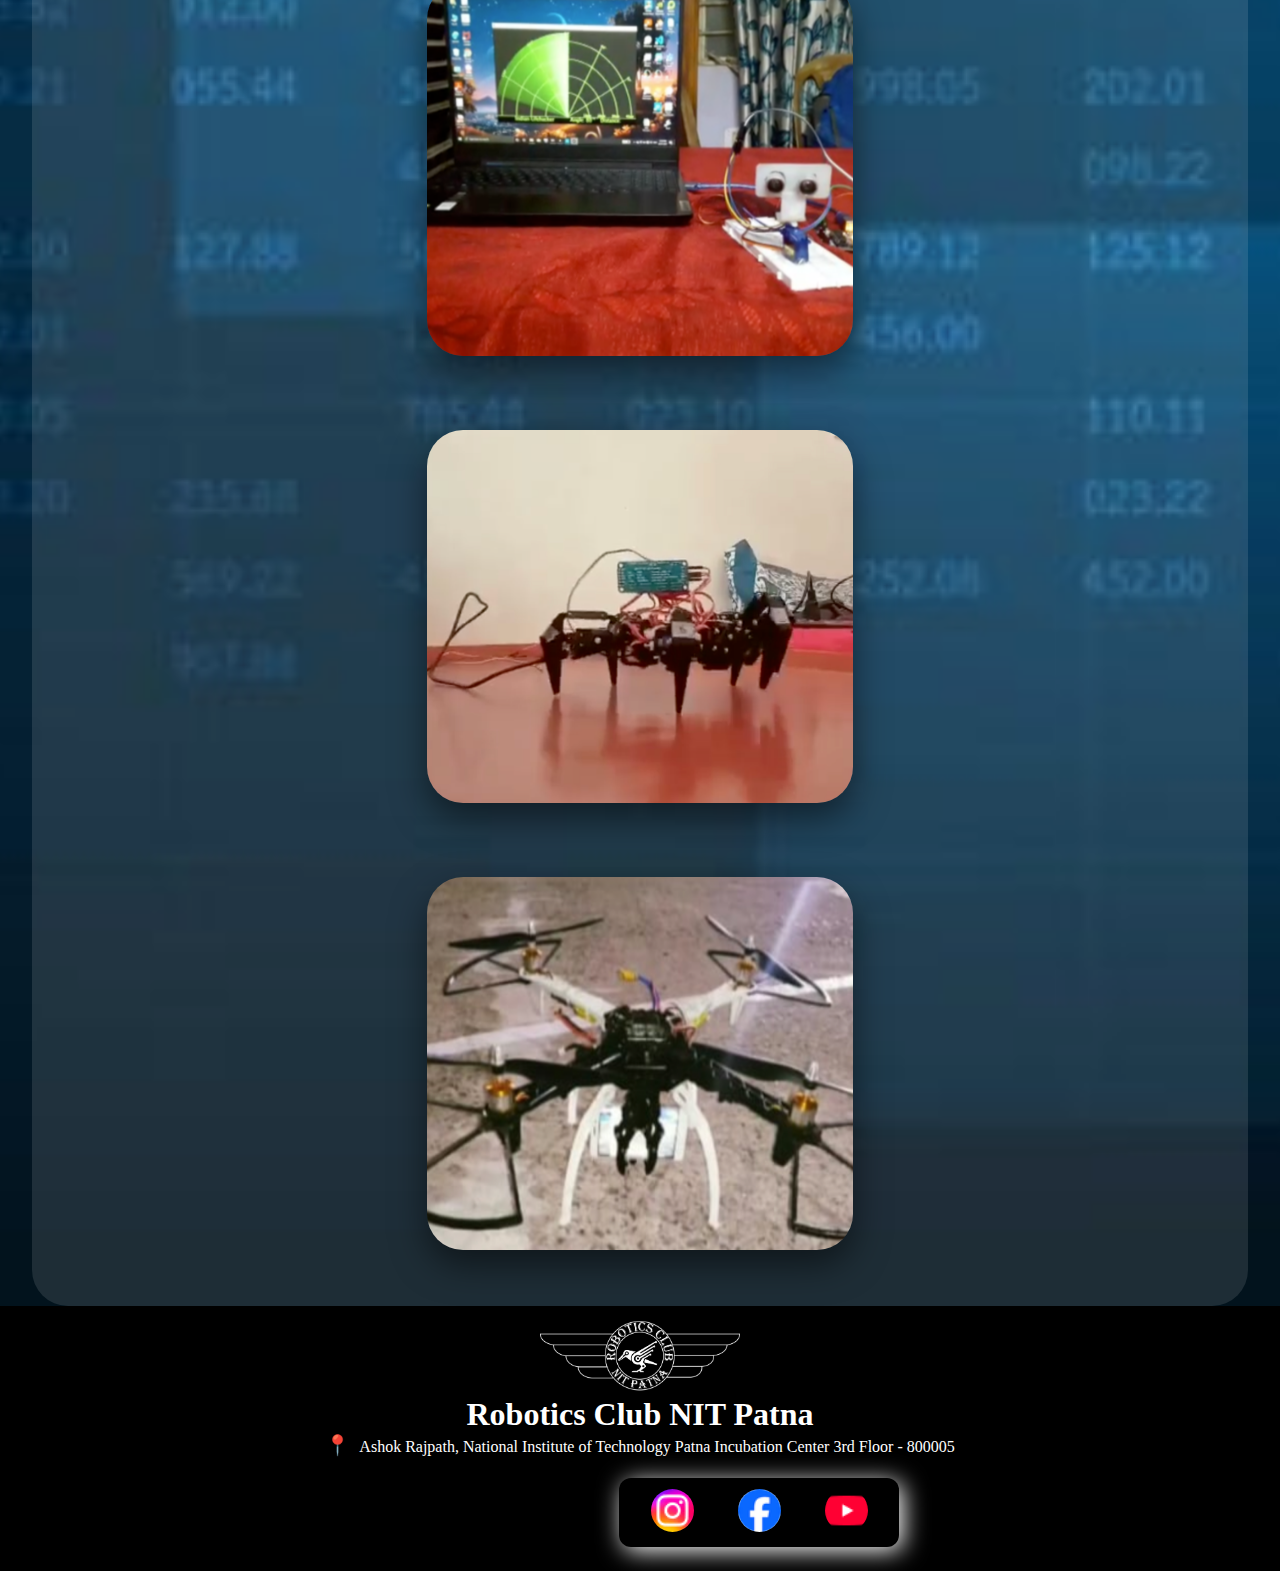
<file: project.html>
<!DOCTYPE html>
<html lang="en">

<head>
  <meta charset="UTF-8">
  <meta name="viewport" content="width=device-width, initial-scale=1.0">
  <title>Projects | Robotics Club NIT Patna</title>
  <!-- <link rel="stylesheet" href="../CSS/project-responsive.css"> -->
  <link rel="stylesheet" href="../CSS/project.css">
  <link rel="stylesheet" href="https://fonts.googleapis.com/css2?family=Poppins:ital,wght@0,100;0,200;0,300;0,400;0,500;0,600;0,700;0,800;0,900;1,100;1,200;1,300;1,400;1,500;1,600;1,700;1,800;1,900&display=swap">
</head>

<body>
  <header>
     <div class="menu-icon">
      <span><a href="login.html"></a></span>
      <span><a href="signup.html"></a></span>
      <span><a href="#contact-us"></a></span>
    </div>
    <nav id="navbar">
      <div class="logo">
        <img src="nitp_robotics_logo.png" alt="NITP ROBOTICS LOGO">
        <h1>Robotics Club NIT Patna</h1>
      </div>
      <ul>
        <li><a href="index.html">Home</a></li>
        <li><a href="project.html">Projects</a></li>
        <li><a href="events.html">Events</a></li>
        <li><a href="team.html">Team</a></li>
        <li><a href="blogs.html">Blogs</a></li>
        <li><a href="gallery.html">Gallery</a></li>
        <li><a href="login.html">Login</a></li>
        <li><a href="signup.html">SignUp</a></li>
      </ul>
    <div class="Contact-Links">
        <li><a href="#contact-us"><button class="btn">Contact Us</button></a></li>
      </div>
    </nav>
  </header>

  <h1 id="heading">Our Projects</h1>
  <main class="projects-page">


    <div class="project">
      <img src="project images/Self balancing bot.webp" class="project-img"
        alt="Self balancing robot project by Robotics Club NIT Patna">
      <div class="detail">
        <h2>Self Balancing Bot</h2>
        <p>
          A self-balancing robot works on the principle of an inverted pendulum,
          where the system is naturally unstable and tends to fall if not actively controlled.
          Unlike a normal pendulum, this robot cannot balance itself without continuous correction.
        </p>
        <p>
          The robot continuously measures its tilt angle, direction of fall, and rate of movement
          using an MPU6050 sensor (gyroscope + accelerometer).
        </p>
      </div>
    </div>


    <div class="project">
      <img src="project images/Mark 1.6.png" class="project-img"
        alt="Mark 1.6 robotic arm project by Robotics Club NIT Patna">
      <div class="detail">
      <h2>Mark 1.6</h2>
      <p>
        Mark 1.6 is a wireless robotic arm system mounted on a four-wheel drive (4WD) mobile chassis.
        The robot is controlled remotely using Bluetooth, allowing smooth and flexible operation.
      </p>
      <p>
        The robotic arm is 3D-printed, making the design lightweight, customizable, and cost-effective.
        NRF modules are used for wireless communication, enabling reliable data transmission.
      </p>
      </div>
    </div>


    <div class="project">
      <img src="project images/line follower bot.png" class="project-img"
        alt="Line follower robot project by Robotics Club NIT Patna">
        <div class="detail">
      <h2>Line Follower Bot</h2>
      <p>
        A line follower robot is designed to automatically track a predefined path marked on the floor.
        The robot uses infrared (IR) sensors to detect the line and adjust wheel movement accordingly.
      </p>
      <p>
        Through real-time sensing and control, the robot follows the track smoothly and accurately,
        making it suitable for automation tasks and robotics competitions.
      </p>
      </div>
    </div>


    <div class="project">
      <img src="project images/pluto x.png" class="project-img"
        alt="Pluto X nano drone project by Robotics Club NIT Patna">
      <div class="detail">
      <h2>Pluto X</h2>
      <p>
        Pluto X is a compact open-source nano drone developed by an Indian startup at IIT Bombay.
        It features a Wi-Fi enabled camera capable of supporting ROS-based image processing.
      </p>
      <p>
        The drone supports both manual and autonomous operation, making it suitable for research,
        experimentation, and computer vision applications.
      </p>
      </div>
    </div>


    <div class="project">
      <img src="project images/3D Printing.png" class="project-img"
        alt="3D printing project by Robotics Club NIT Patna">
      <div class="detail">
      <h2>3D Printing</h2>
      <p>
        3D printing is an additive manufacturing technique used to create physical objects
        layer by layer from digital designs.
      </p>
      <p>
        This method reduces material waste and allows complex shapes to be produced easily,
        making it widely used in robotics, prototyping, and research.
      </p>
      </div>
    </div>


    <div class="project">
      <img src="project images/Automated bot.png" class="project-img"
        alt="Automated robot project by Robotics Club NIT Patna">
      <div class="detail">
      <h2>Automated Bot</h2>
      <p>
        This automated robot navigates along a wall while maintaining a fixed distance using
        laser distance sensors and closed-loop feedback control.
      </p>
      <p>
        The system tracks laps and detected objects using IR sensors and displays data on a 16×2 LCD.
      </p>
      </div>
    </div>


    <div class="project">
      <img src="project images/Radar Navigation.png" class="project-img" alt="Radar navigation robotics project">
    <div class="detail">
      <h2>Radar Navigation</h2>
      <p>
        Radar navigation systems detect and track objects to ensure safe movement,
        especially in poor visibility conditions like fog or rain.
      </p>
      <p>
        X-band and S-band radars provide different resolution and range capabilities
        for reliable navigation.
      </p>
      </div>
      </div>

      <div class="project">
        <img src="project images/hexapod.png" class="project-img"
          alt="Hexapod robot project by Robotics Club NIT Patna">
        <div class="detail">
        <h2>Hexapod</h2>
        <p>
          A hexapod robot offers precise movement across six degrees of freedom,
          enabling stable motion on uneven surfaces.
        </p>
        <p>
          Built using an Arduino Nano, SG90 servos, and PCA9685 driver,
          the robot is lightweight, customizable, and suitable for experimentation.
        </p>
        </div>
      </div>


      <div class="project" >
        <img src="project images/Drone.png" class="project-img"
          alt="Air quality monitoring drone project by Robotics Club NIT Patna">
        <div class="detail">
        <h2>Drone</h2>
        <p class="para">
          This drone monitors air quality by measuring atmospheric gas concentrations
          and transmitting data to Google Firebase in real time.
        </p>
        <p>
          It uses an MQ-2 gas sensor, ESP8266 NodeMCU, and a KK 2.1.5 flight controller
          for stable and controlled flight.
        </p>
        </div>
      </div>

  </main>
 
   <footer class="foot">
      <div class="footlogo">
        <img src="nitp_robotics_logo.png" alt="NITP ROBOTICS LOGO">
        <h1>Robotics Club NIT Patna</h1>
        <p> Ashok Rajpath, National Institute of Technology Patna
          Incubation Center 3rd Floor - 800005</p>
      </div>
      <div id="contact-us">
        <li> <a href="https://www.instagram.com/robotics_club_nitp/" target="_blank"><img src="insta_logo.png"
              alt="Instagram"></a></li>
        <li><a href="https://www.facebook.com/robonitp/" target="_blank"><img src="facebook_logo.png"
              alt="Facebook"></a></li>
        <li><a href="https://www.youtube.com/@roboticsclubnitp8637" target="_blank"><img src="youtube_logo.png"
              alt="Youtube"></a></li>
      </div>
    </footer>
</body>

</html>
</file>
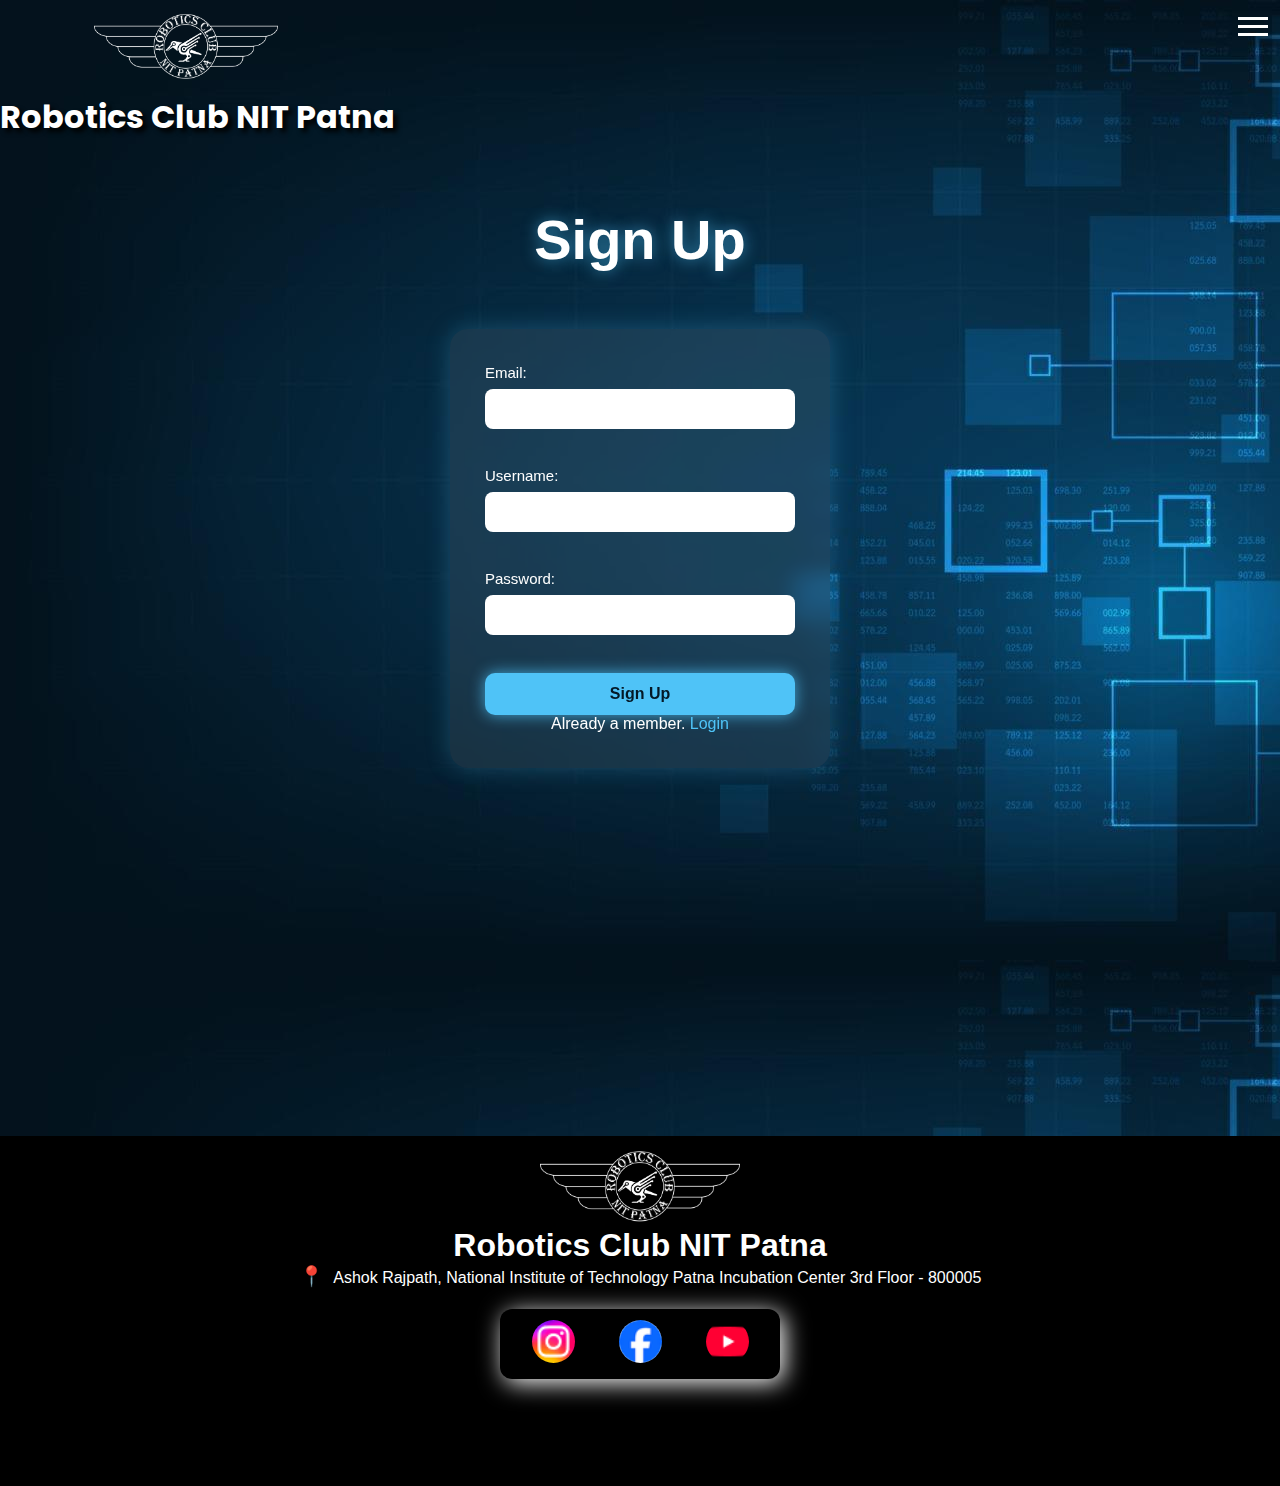
<file: signup.html>
<!DOCTYPE html>
<html lang="en">

<head>
  <meta charset="UTF-8">
  <meta name="viewport" content="width=device-width, initial-scale=1.0">
  <title>Sign Up | Robotics Club NIT Patna</title>
  <link rel="stylesheet" href="../CSS/login-signup.css">
  <link rel="stylesheet"
    href="https://fonts.googleapis.com/css2?family=Poppins:ital,wght@0,100;0,200;0,300;0,400;0,500;0,600;0,700;0,800;0,900;1,100;1,200;1,300;1,400;1,500;1,600;1,700;1,800;1,900&display=swap">
</head>

<script>
  function toggleMenu() {
    document.getElementById("menuDropdown").classList.toggle("show");
  }

  // Close menu when clicking outside
  window.addEventListener("click", function (e) {
    const menu = document.getElementById("menuDropdown");
    const hamburger = document.querySelector(".hamburger");
    if (!hamburger.contains(e.target) && !menu.contains(e.target)) {
      menu.classList.remove("show");
    }
  });
</script>

<body>
  <header>
    <nav id="navbar">
      <div class="logo">
        <img src="nitp_robotics_logo.png" alt="NITP ROBOTICS LOGO">
        <h1>Robotics Club NIT Patna</h1>
      </div>
      <div class="top-menu">
        <div class="hamburger" onclick="toggleMenu()">
          <span></span>
          <span></span>
          <span></span>
        </div>

        <div class="menu-dropdown" id="menuDropdown">
          <a href="index.html">Home</a>
          <a href="project.html">Projects</a>
          <a href="events.html">Events</a>
          <a href="team.html">Team</a>
          <a href="blogs.html">Blogs</a>
          <a href="gallery.html">Gallery</a>
          <a href="login.html">Login</a>
          <a href="signup.html">Sign Up</a>
          <a href="#contact-us">Contact Us</a>
        </div>
      </div>
    </nav>
  </header>

  <h1 class="login-signup_heading">Sign Up</h1>
  <form>
    <label for="Email">Email:</label>
    <input type="text" id="username" name="username" required><br><br>
    <label for="username">Username:</label>
    <input type="text" id="username" name="username" required><br><br>
    <label for="password">Password:</label>
    <input type="password" id="password" name="password" required><br><br>
    <input type="submit" value="Sign Up">
    <p>
      Already a member. <a href="login.html">Login</a>
    </p>

  </form>
  <footer class="foot">
    <div class="footlogo">
      <img src="nitp_robotics_logo.png" alt="NITP ROBOTICS LOGO">
      <h1>Robotics Club NIT Patna</h1>
      <p> Ashok Rajpath, National Institute of Technology Patna
        Incubation Center 3rd Floor - 800005</p>
    </div>
    <div id="contact-us">
      <li> <a href="https://www.instagram.com/robotics_club_nitp/" target="_blank"><img src="insta_logo.png"
            alt="Instagram"></a></li>
      <li><a href="https://www.facebook.com/robonitp/" target="_blank"><img src="facebook_logo.png" alt="Facebook"></a>
      </li>
      <li><a href="https://www.youtube.com/@roboticsclubnitp8637" target="_blank"><img src="youtube_logo.png"
            alt="Youtube"></a></li>
    </div>
  </footer>


</body>

</html>
</file>
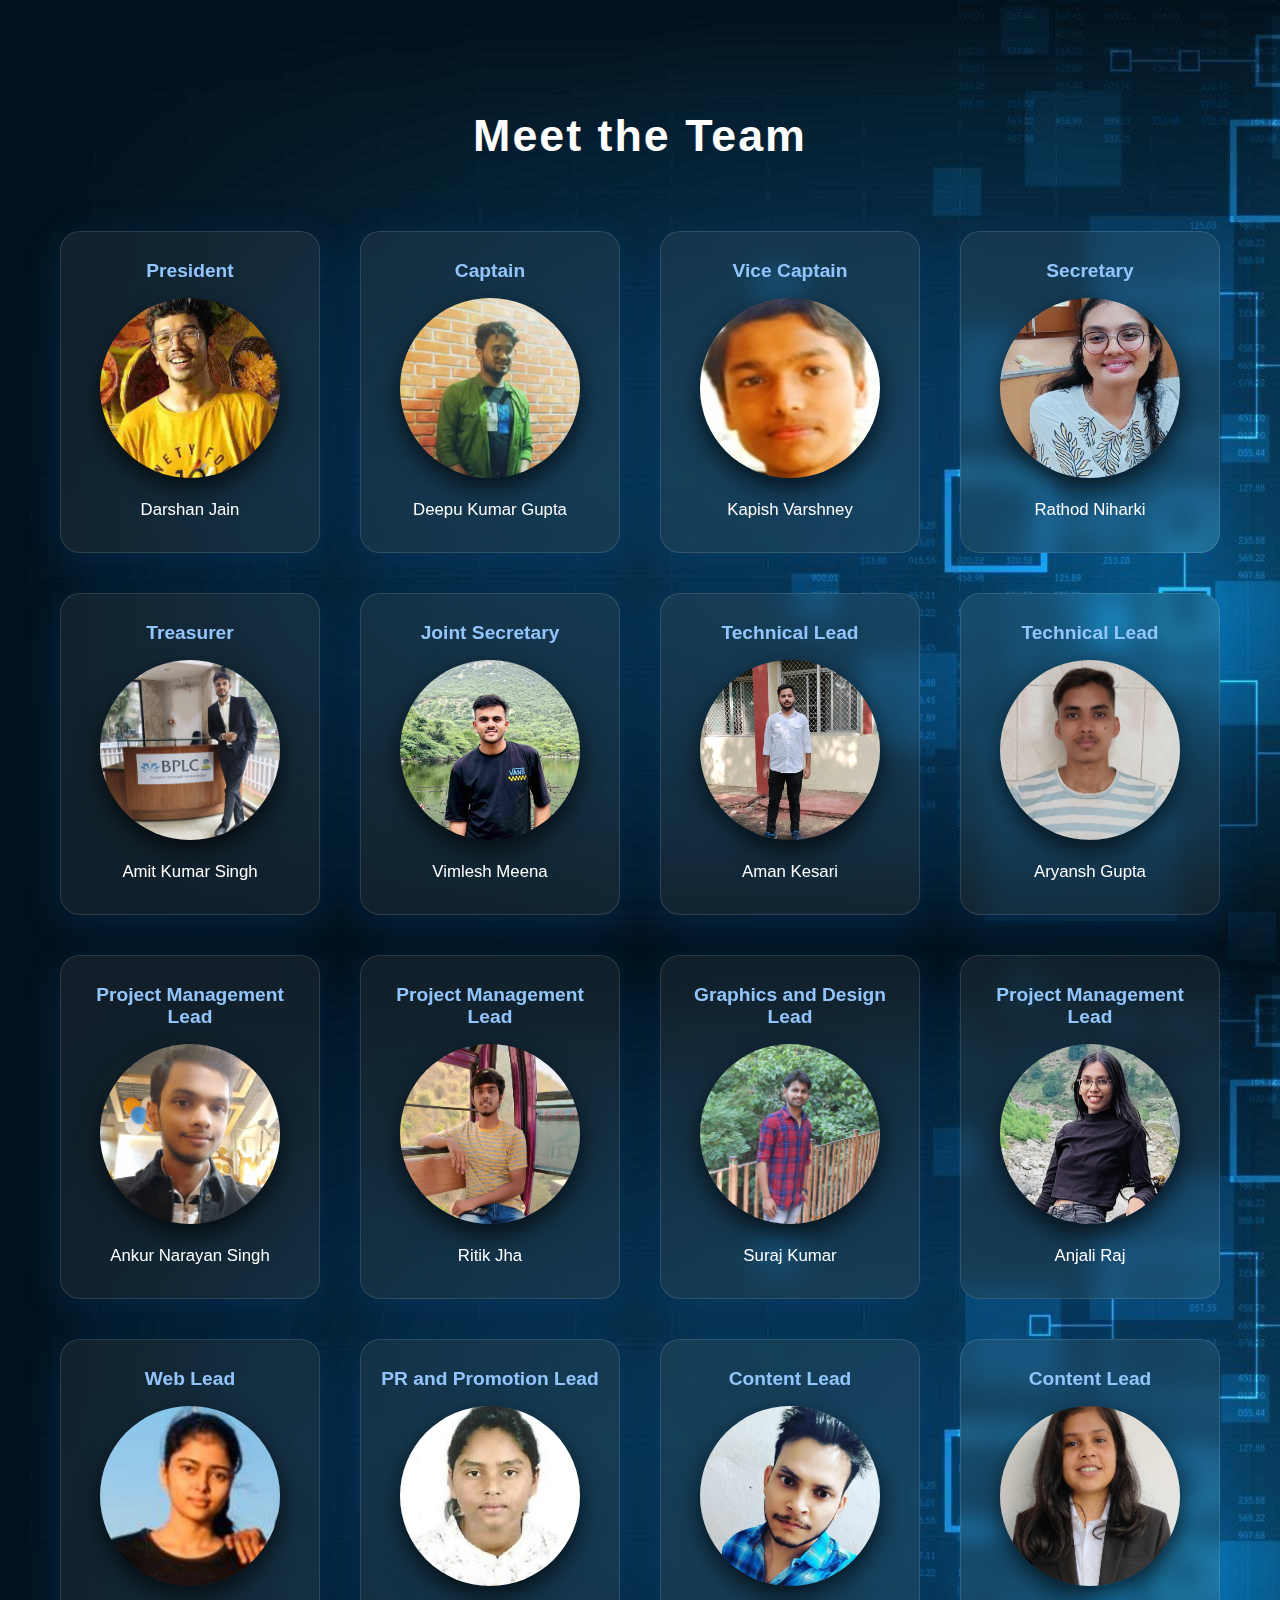
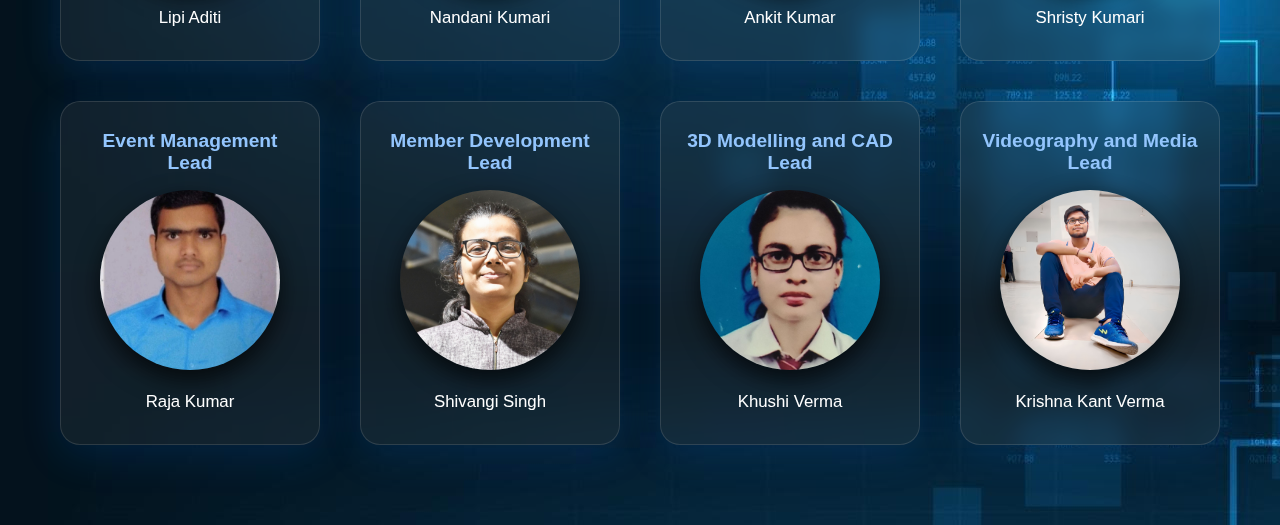
<file: team.html>
<!DOCTYPE html>
<html lang="en">

<head>
    <meta charset="UTF-8">
    <meta name="viewport" content="width=device-width, initial-scale=1.0">
    <title>Team | Robotics Club NIT Patna</title>
    <link rel="stylesheet" href="../CSS/team.css">
</head>


<body>

    <main class="team-page">

        <h1>Meet the Team</h1>

        <div class="team">

            <div class="member">
                <h2>President</h2>
                <img src="Team Images/Darshan Jain.png" alt="Darshan Jain"style="width: 350px;">
                <p>Darshan Jain</p>
            </div>

            <div class="member">
                <h2>Captain</h2>
                <img src="Team Images/Deepu Kumar Gupta.png" alt="Deepu Kumar Gupta" style="width: 350px;">
                <p>Deepu Kumar Gupta</p>
            </div>

            <div class="member">
                <h2>Vice Captain</h2>
                <img src="Team Images/Kapish Varshney.png" alt="Kapish Varshney"style="width: 350px;">
                <p>Kapish Varshney</p>
            </div>

            <div class="member">
                <h2>Secretary</h2>
                <img src="Team Images/Rathod Niharki.png" alt="Rathod Niharki" style="width: 350px;">
                <p>Rathod Niharki</p>
            </div>

            <div class="member">
                <h2>Treasurer</h2>
                <img src="Team Images/Amit Kumar Singh.jpg" alt="Amit Kumar Singh" style="width: 350px;">
                <p>Amit Kumar Singh</p>
            </div>

            <div class="member">
                <h2>Joint Secretary</h2>
                <img src="Team Images/Vimlesh Meena.jpg" alt="Vimlesh Meena" style="width: 350px;">
                <p>Vimlesh Meena</p>
            </div>

            <div class="member">
                <h2>Technical Lead</h2>
                <img src="Team Images/Aman Kesari.jpg" alt="Aman Kesari" style="width: 350px;">
                <p>Aman Kesari</p>
            </div>

            <div class="member">
                <h2>Technical Lead</h2>
                <img src="Team Images/Aryansh Gupta.jpg" alt="Aryansh Gupta" style="width: 350px;">
                <p>Aryansh Gupta</p>
            </div>

            <div class="member">
                <h2>Project Management Lead</h2>
                <img src="Team Images/Ankur Narayan Singh.jpg" alt="Ankur Narayan Singh" style="width: 350px;">
                <p>Ankur Narayan Singh</p>
            </div>

            <div class="member">
                <h2>Project Management Lead</h2>
                <img src="Team Images/Ritik Jha.jpg" alt="Ritik Jha" style="width: 350px;">
                <p>Ritik Jha</p>
            </div>

            <div class="member">
                <h2>Graphics and Design Lead</h2>
                <img src="Team Images/Suraj Kumar.jpg" alt="Suraj Kumar" style="width: 350px;">
                <p>Suraj Kumar</p>
            </div>

            <div class="member">
                <h2>Project Management Lead</h2>
                <img src="Team Images/Anjali Raj.jpg" alt="Anjali Raj" style="width: 350px;">
                <p>Anjali Raj</p>
            </div>

            <div class="member">
                <h2>Web Lead</h2>
                <img src="Team Images/Lipi Aditi.jpg" alt="Lipi Aditi" style="width: 350px;">
                <p>Lipi Aditi</p>
            </div>

            <div class="member">
                <h2>PR and Promotion Lead</h2>
                <img src="Team Images/Nandani Kumari.jpg" alt="Nandani Kumari" style="width: 350px;">
                <p>Nandani Kumari</p>
            </div>

            <div class="member">
                <h2>Content Lead</h2>
                <img src="Team Images/Ankit Kumar.jpg" alt="Ankit Kumar" style="width: 350px;">
                <p>Ankit Kumar</p>
            </div>

            <div class="member">
                <h2>Content Lead</h2>
                <img src="Team Images/Shristy Kumari.jpg" alt="Shristy Kumari" style="width: 350px;">
                <p>Shristy Kumari</p>
            </div>

            <div class="member">
                <h2>Event Management Lead</h2>
                <img src="Team Images/Raja Kumar.jpg" alt="Raja Kumar" style="width: 350px;">
                <p>Raja Kumar</p>
            </div>

            <div class="member">
                <h2>Member Development Lead</h2>
                <img src="Team Images/Shivangi Singh.jpg" alt="Shivangi Singh" style="width: 350px;">
                <p>Shivangi Singh</p>
            </div>

            <div class="member">
                <h2>3D Modelling and CAD Lead</h2>
                <img src="Team Images/Khushi Verma.jpg" alt="Khushi Verma" style="width: 350px;">
                <p>Khushi Verma</p>
            </div>

            <div class="member">
                <h2>Videography and Media Lead</h2>
                <img src="Team Images/Krishna Kant Verma.jpg" alt="Krishna Kant Verma" style="width: 350px;">
                <p>Krishna Kant Verma</p>
            </div>

        </div>

    </main>

</body>
</html>
</file>
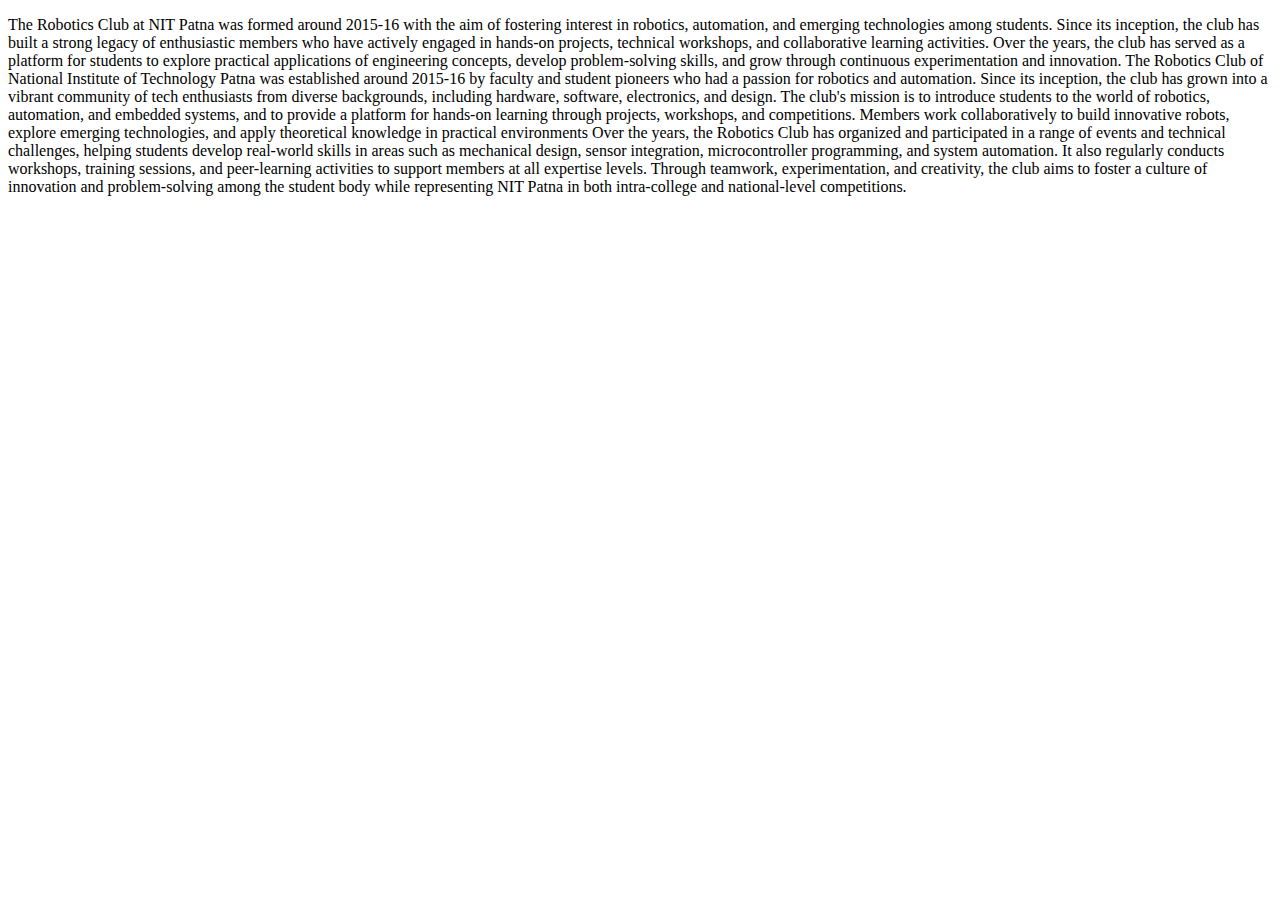
<file: Contents/About us.html>
<!DOCTYPE html>
<html lang="en">

<head>
    <meta charset="UTF-8">
    <meta name="viewport" content="width=device-width, initial-scale=1.0">
    <title>Achievements | NIT Patna Robotics Club
    </title>
</head>

<body>
    <p>The Robotics Club at NIT Patna was formed around 2015-16 with the aim of fostering interest in robotics,
        automation, and emerging technologies among students. Since its inception, the club has built a strong legacy of
        enthusiastic members who have actively engaged in hands-on projects, technical workshops, and collaborative
        learning activities. Over the years, the club has served as a platform for students to explore practical
        applications of engineering concepts, develop problem-solving skills, and grow through continuous
        experimentation and innovation.
        The Robotics Club of National Institute of Technology Patna was established around 2015-16 by faculty and
        student pioneers who had a passion for robotics and automation. Since its inception, the club has grown into a
        vibrant community of tech enthusiasts from diverse backgrounds, including hardware, software, electronics, and
        design.
        The club's mission is to introduce students to the world of robotics, automation, and embedded systems, and to
        provide a platform for hands-on learning through projects, workshops, and competitions. Members work
        collaboratively to build innovative robots, explore emerging technologies, and apply theoretical knowledge in
        practical environments
        Over the years, the Robotics Club has organized and participated in a range of events and technical challenges,
        helping students develop real-world skills in areas such as mechanical design, sensor integration,
        microcontroller programming, and system automation. It also regularly conducts workshops, training sessions, and
        peer-learning activities to support members at all expertise levels.
        Through teamwork, experimentation, and creativity, the club aims to foster a culture of innovation and
        problem-solving among the student body while representing NIT Patna in both intra-college and national-level
        competitions.
    </p>
</body>

</html>
</file>
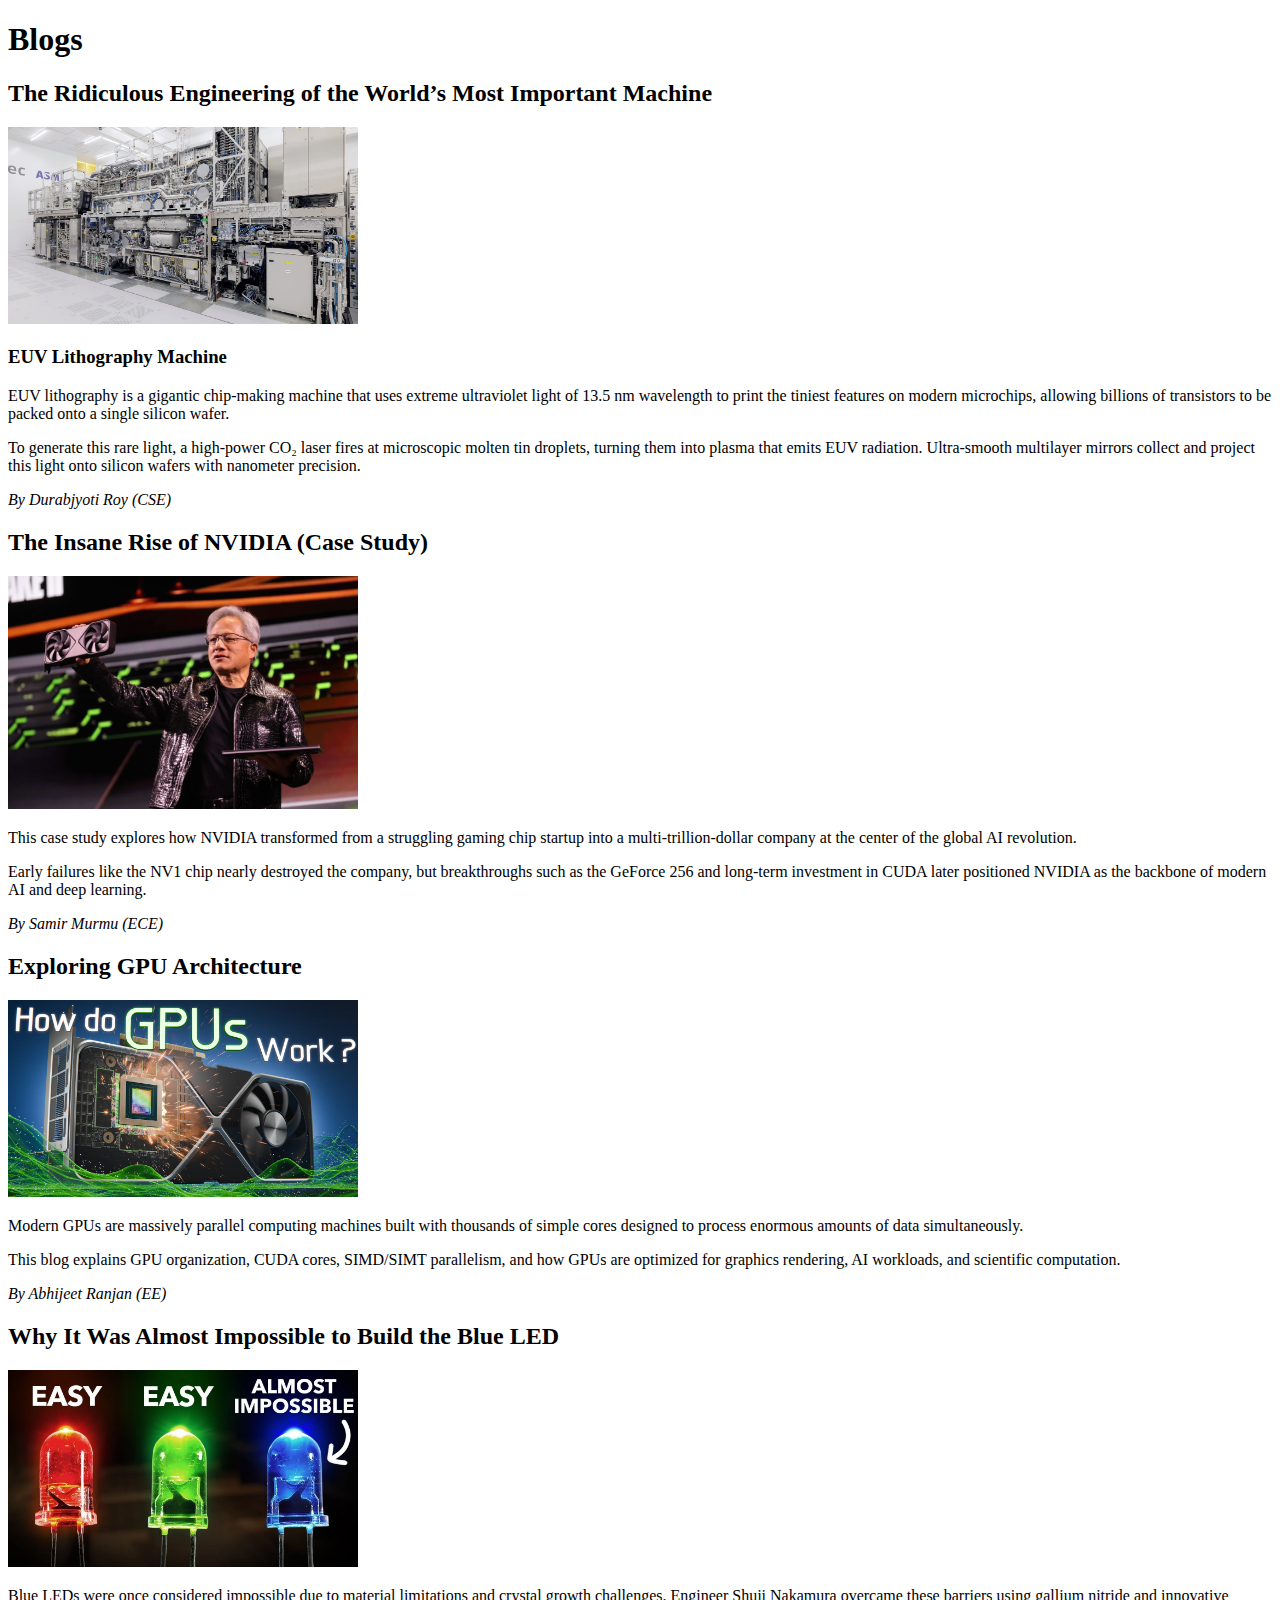
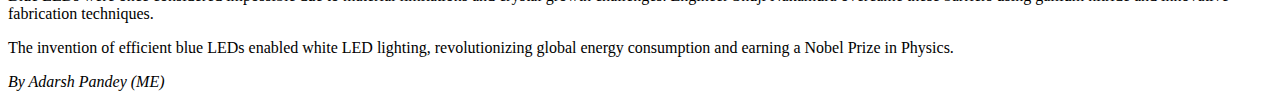
<file: The5thDimension/blogs.html>
<!DOCTYPE html>
<html lang="en">

<head>
    <meta charset="UTF-8">
    <meta name="viewport" content="width=device-width, initial-scale=1.0">
    <title>Blogs | Robotics Club NIT Patna</title>
</head>

<body>

    <main class="blogs-page">

        <h1>Blogs</h1>

        
        <article class="blog">
            <h2>The Ridiculous Engineering of the World’s Most Important Machine</h2>

            <img src="Blog Images/EUV Lithography Machine.jpg"
                 class="blog-img"
                 alt="EUV lithography machine used in advanced chip manufacturing"  style="width: 350px;">

            <h3>EUV Lithography Machine</h3>

            <p>
                EUV lithography is a gigantic chip-making machine that uses extreme ultraviolet light
                of 13.5 nm wavelength to print the tiniest features on modern microchips, allowing
                billions of transistors to be packed onto a single silicon wafer.
            </p>

            <p>
                To generate this rare light, a high-power CO₂ laser fires at microscopic molten tin
                droplets, turning them into plasma that emits EUV radiation. Ultra-smooth multilayer
                mirrors collect and project this light onto silicon wafers with nanometer precision.
            </p>

            <p class="author"><em>By Durabjyoti Roy (CSE)</em></p>
        </article>

        
        <article class="blog">
            <h2>The Insane Rise of NVIDIA (Case Study)</h2>

            <img src="Blog Images/Nvidia case study.jpg"
                 class="blog-img"
                 alt="NVIDIA growth case study illustration"  style="width: 350px;">

            <p>
                This case study explores how NVIDIA transformed from a struggling gaming chip startup
                into a multi-trillion-dollar company at the center of the global AI revolution.
            </p>

            <p>
                Early failures like the NV1 chip nearly destroyed the company, but breakthroughs such
                as the GeForce 256 and long-term investment in CUDA later positioned NVIDIA as the
                backbone of modern AI and deep learning.
            </p>

            <p class="author"><em>By Samir Murmu (ECE)</em></p>
        </article>

        
        <article class="blog">
            <h2>Exploring GPU Architecture</h2>

            <img src="Blog Images/gpu.jpg"
                 class="blog-img"
                 alt="GPU architecture diagram and components"  style="width: 350px;">

            <p>
                Modern GPUs are massively parallel computing machines built with thousands of simple
                cores designed to process enormous amounts of data simultaneously.
            </p>

            <p>
                This blog explains GPU organization, CUDA cores, SIMD/SIMT parallelism, and how GPUs
                are optimized for graphics rendering, AI workloads, and scientific computation.
            </p>

            <p class="author"><em>By Abhijeet Ranjan (EE)</em></p>
        </article>

        
        <article class="blog">
            <h2>Why It Was Almost Impossible to Build the Blue LED</h2>

            <img src="Blog Images/blue led.webp"
                 class="blog-img"
                 alt="Blue LED technology breakthrough" style="width: 350px;">

            <p>
                Blue LEDs were once considered impossible due to material limitations and crystal
                growth challenges. Engineer Shuji Nakamura overcame these barriers using gallium
                nitride and innovative fabrication techniques.
            </p>

            <p>
                The invention of efficient blue LEDs enabled white LED lighting, revolutionizing
                global energy consumption and earning a Nobel Prize in Physics.
            </p>

            <p class="author"><em>By Adarsh Pandey (ME)</em></p>
        </article>

    </main>

</body>
</html>
</file>
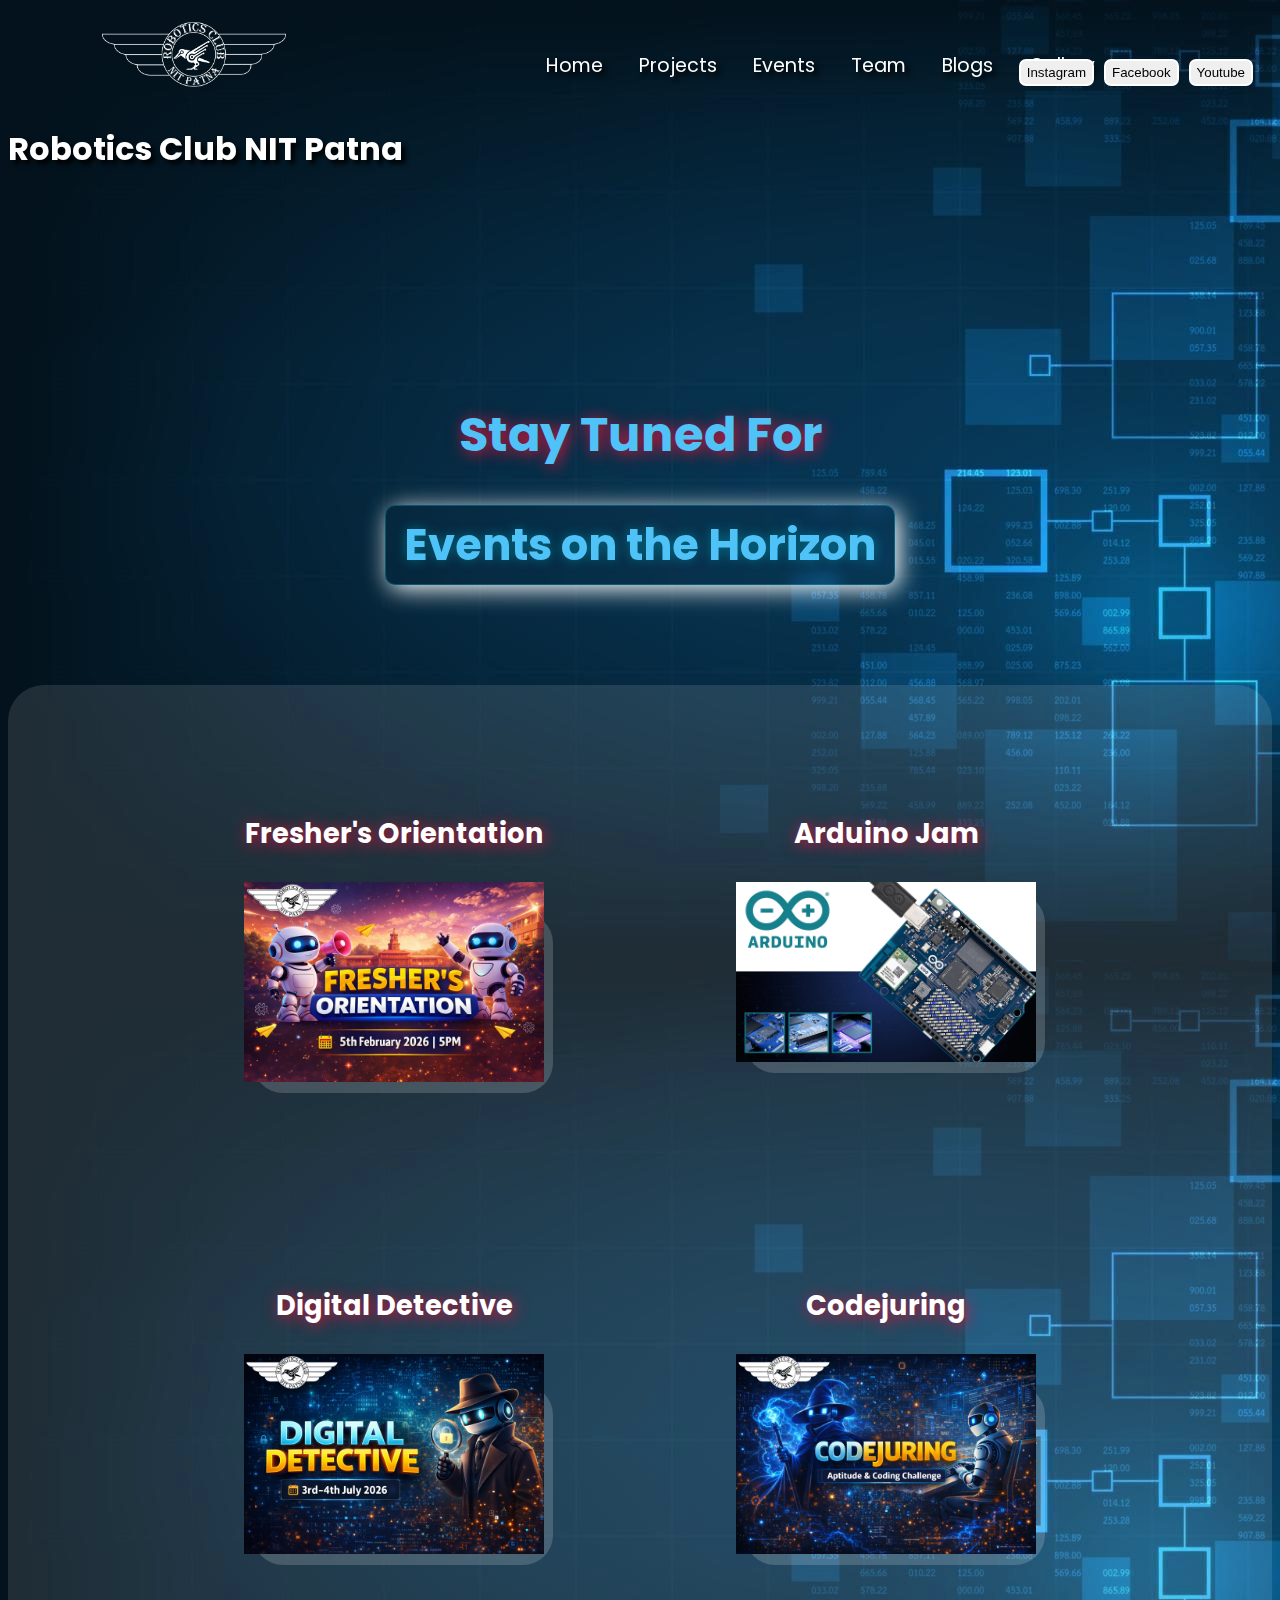
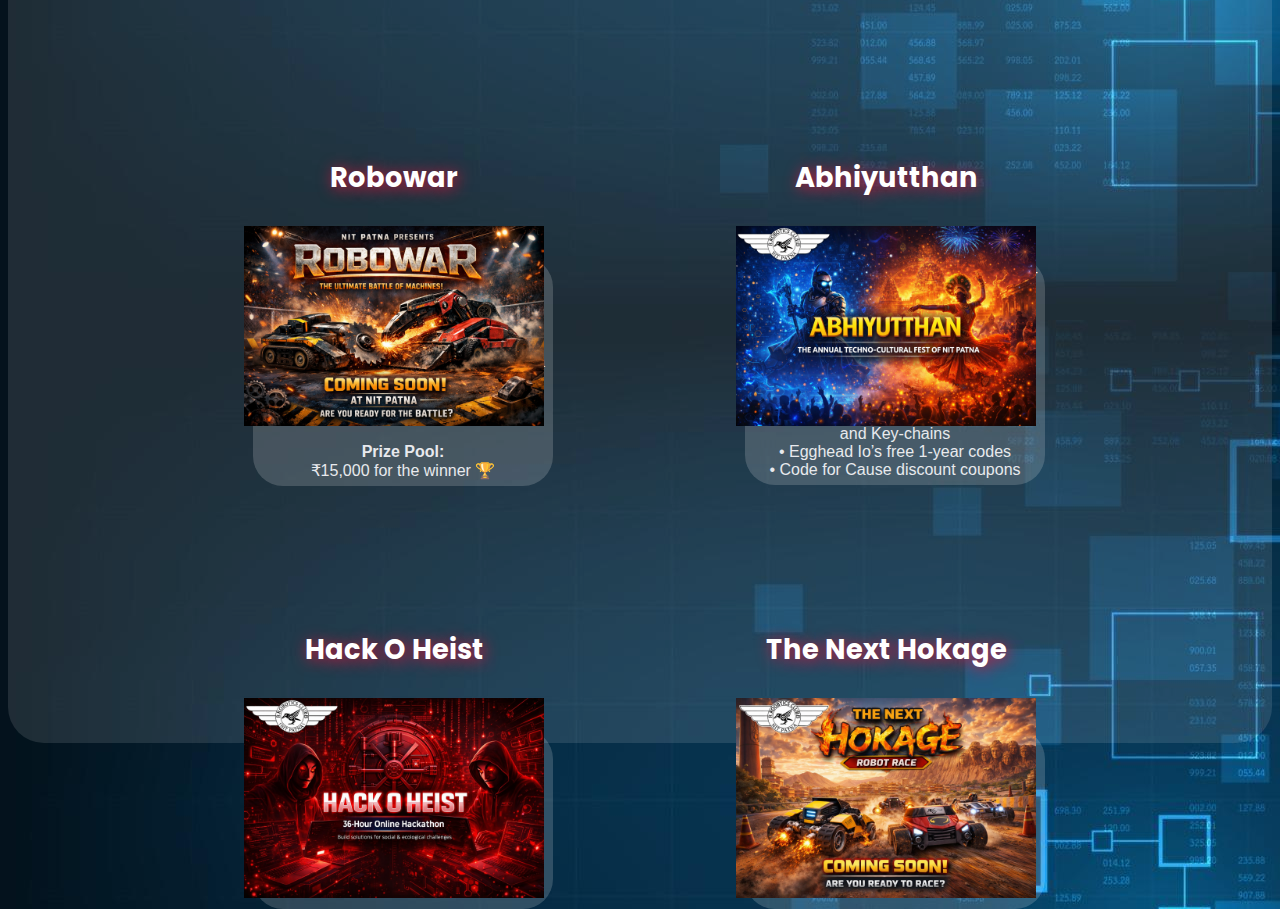
<file: The5thDimension/events.html>
<!DOCTYPE html>
<html lang="en">

<head>
    <meta charset="UTF-8">
    <meta name="viewport" content="width=device-width, initial-scale=1.0">
    <title>Events</title>
    <link rel="stylesheet" href="../CSS/events.css">
    <link rel="stylesheet" href="https://fonts.googleapis.com/css2?family=Poppins:ital,wght@0,100;0,200;0,300;0,400;0,500;0,600;0,700;0,800;0,900;1,100;1,200;1,300;1,400;1,500;1,600;1,700;1,800;1,900&display=swap">
</head>

<body>
    <header>
        <nav id="navbar">
            <div class="logo">
                <img src="nitp_robotics_logo.png" alt="NITP ROBOTICS LOGO">
                <h1>Robotics Club NIT Patna</h1>
            </div>
            <ul>
                <li><a href="index.html">Home</a></li>
                <li><a href="project.html">Projects</a></li>
                <li><a href="events.html">Events</a></li>
                <li><a href="team.html">Team</a></li>
                <li><a href="blogs.html">Blogs</a></li>
                <li><a href="gallery.html">Gallery</a></li>
            </ul>
            <div class="Contact-Links">
                <li> <a href="https://www.instagram.com/robotics_club_nitp/" target="_blank"><button
                            class="btn">Instagram</button></a></li>
                <li><a href="https://www.facebook.com/robonitp/" target="_blank"><button
                            class="btn">Facebook</button></a></li>
                <li><a href="https://www.youtube.com/@roboticsclubnitp8637" target="_blank"><button
                            class="btn">Youtube</button></a></li>
            </div>
        </nav>
    </header>
    <h1 class="cap">Stay Tuned For</h1>
    <h2>Events on the Horizon</h2>

    <div class="container">
        <div class="event">
            <h3>Fresher's Orientation</h3>
            <img class="event-img" src="Event Images/Fresher's Orientation 2.png" alt="Fresher's Orientation">
            <p>
                An interactive orientation by the Robotics Club, NIT Patna designed exclusively for freshers—packed with
                fun
                activities, learning, rewards, and a chance to shine on our social platforms.
            </p>
        </div>


        <div class="event">
            <h3>Arduino Jam</h3>
            <img class="event-img" src="Event Images/Ardiuno Jam.webp" alt="Arduino Jam">
            <p>
                Arduino Jam is an interactive workshop covering Arduino fundamentals, IDE setup, circuit simulation, and
                sensor basics, designed to help students kickstart hands-on electronics.
            </p>
        </div>


        <div class="event">
            <h3>Digital Detective</h3>
            <img class="event-img" src="Event Images/Digital Detective 2.png" alt="Digital Detective">
            <p>
                Digital Detective is a 24-hour technical treasure hunt featuring passcode-encrypted riddles that test
                logic,
                speed, and problem-solving skills. Participants race against time to crack every clue and emerge as the
                ultimate winner.
            </p>
        </div>


        <div class="event">
            <h3>Codejuring</h3>
            <img class="event-img" src="Event Images/Codejuring.png" alt="Codejuring" >
            <p>
                Codejuring is a competitive online event featuring an aptitude test followed by a coding challenge,
                designed
                to assess logical thinking and problem-solving skills.
            </p>
        </div>


        <div class="event">
            <h3>Robowar</h3>
            <img class="event-img" src="Event Images/Robowar.png" alt="Robowar" >
            <p>
                “Don’t be satisfied with stories of others—create your own legend.”
                <br><br>
                Robowar is the ultimate test of engineering skill and strategy, where combat robots clash in an intense
                arena
                battle. Witness power, precision, and innovation collide as teams fight for dominance.
                <br><br>
                <strong>Prize Pool:</strong> ₹15,000 for the winner 🏆
            </p>
        </div>


        <div class="event">
            <h3>Abhiyutthan</h3>
            <img class="event-img" src="Event Images/Abhiyutthan 2.png" alt="Abhiyutthan" >
            <p>
                A mega event consisting of multiple sub-events aimed at stimulating interest in robotics and technology.
                Designed to give students a fun yet technical break from academic routines.
                <br><br>
                <strong>Rewards:</strong><br>
                • Swag Kits containing Tech Stickers and Key-chains<br>
                • Egghead Io’s free 1-year codes<br>
                • Code for Cause discount coupons
            </p>
        </div>


        <div class="event">
            <h3>Hack O Heist</h3>
            <img class="event-img" src="Event Images/Hack O Heist 2.png" alt="Hack O Heist" >
            <p>
                Hack O Heist is a 36-hour online hackathon inspired by the Money Heist theme, where participants build
                innovative solutions to real-world social and ecological problems.
            </p>
        </div>


        <div class="event">
            <h3>The Next Hokage</h3>
            <img class="event-img" src="Event Images/The Next Hokage.png" alt="The Next Hokage" >
            <p>
                The Next Hokage is a high-speed Robo Race event organized by the Robotics Club, NIT Patna, where teams
                compete
                with their robots in an adrenaline-filled race of speed, control, and precision.
            </p>
        </div>
    </div>
</body>

</html>
</file>
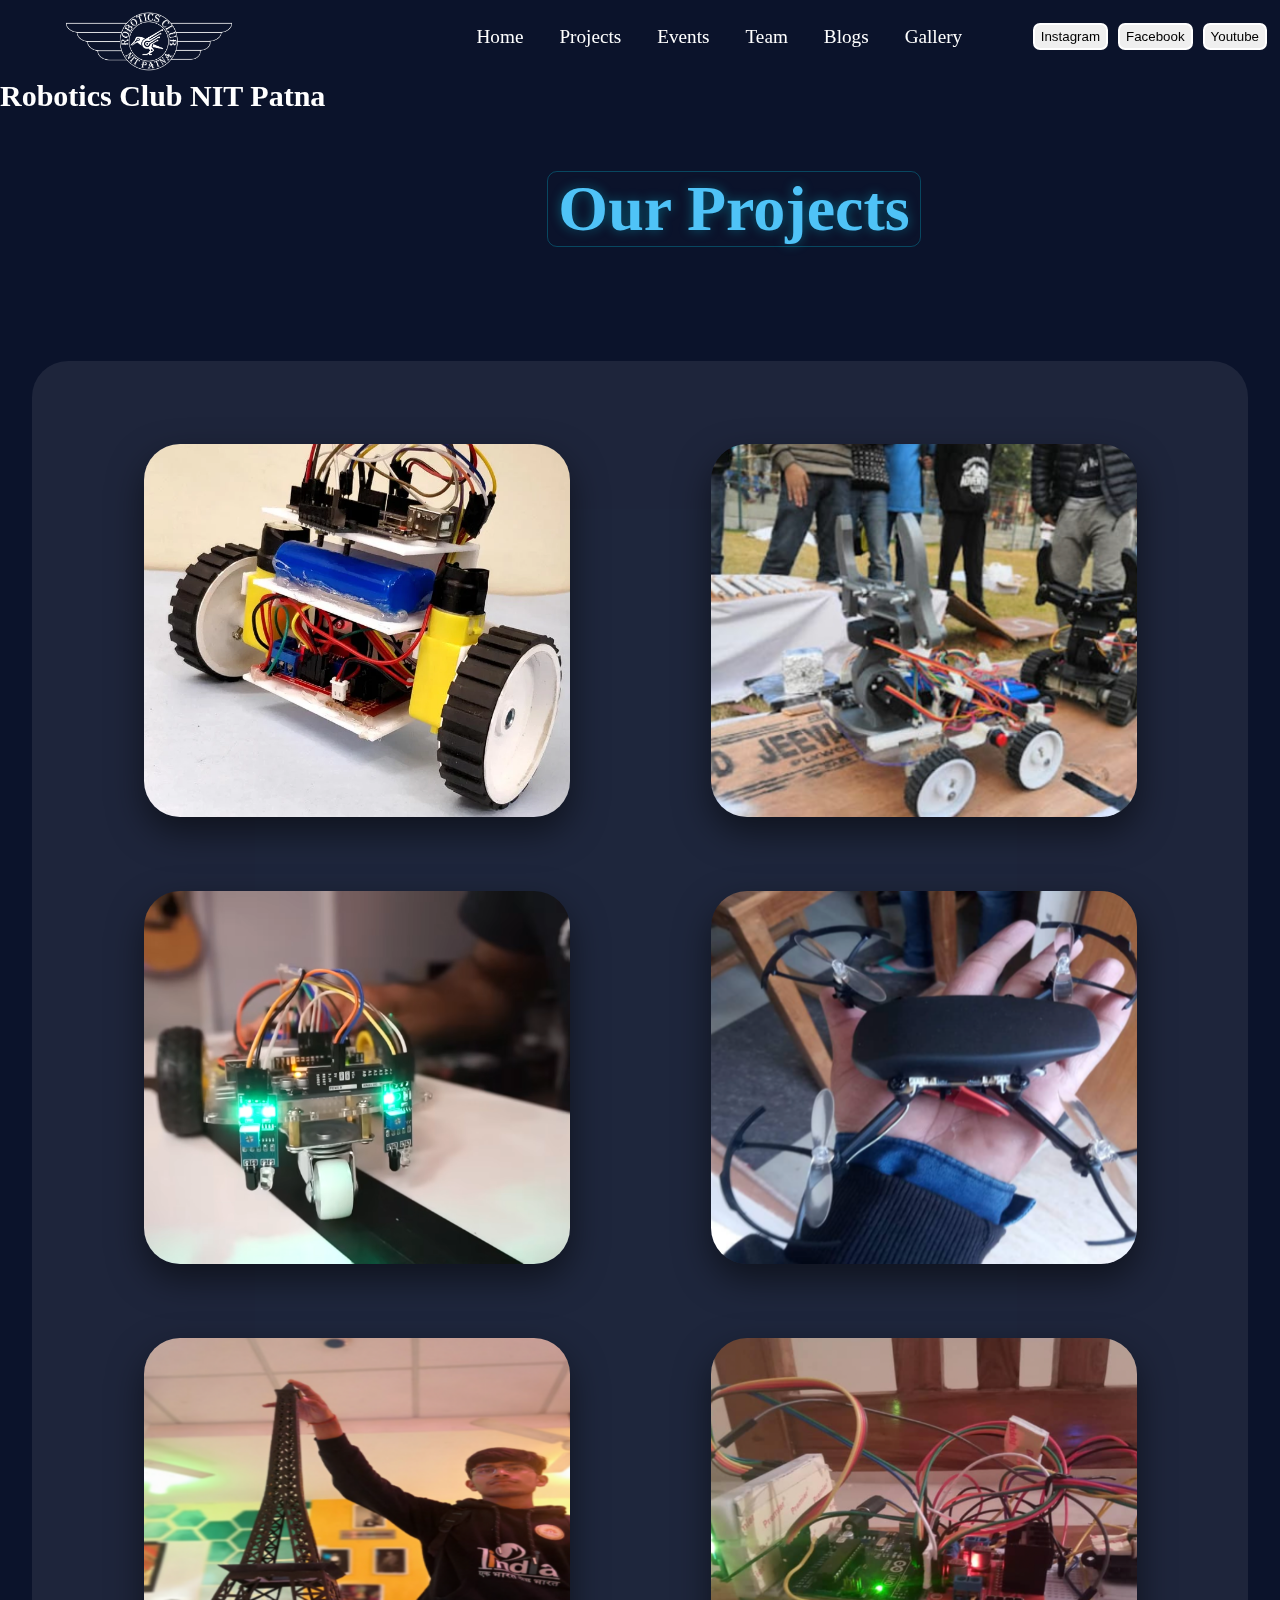
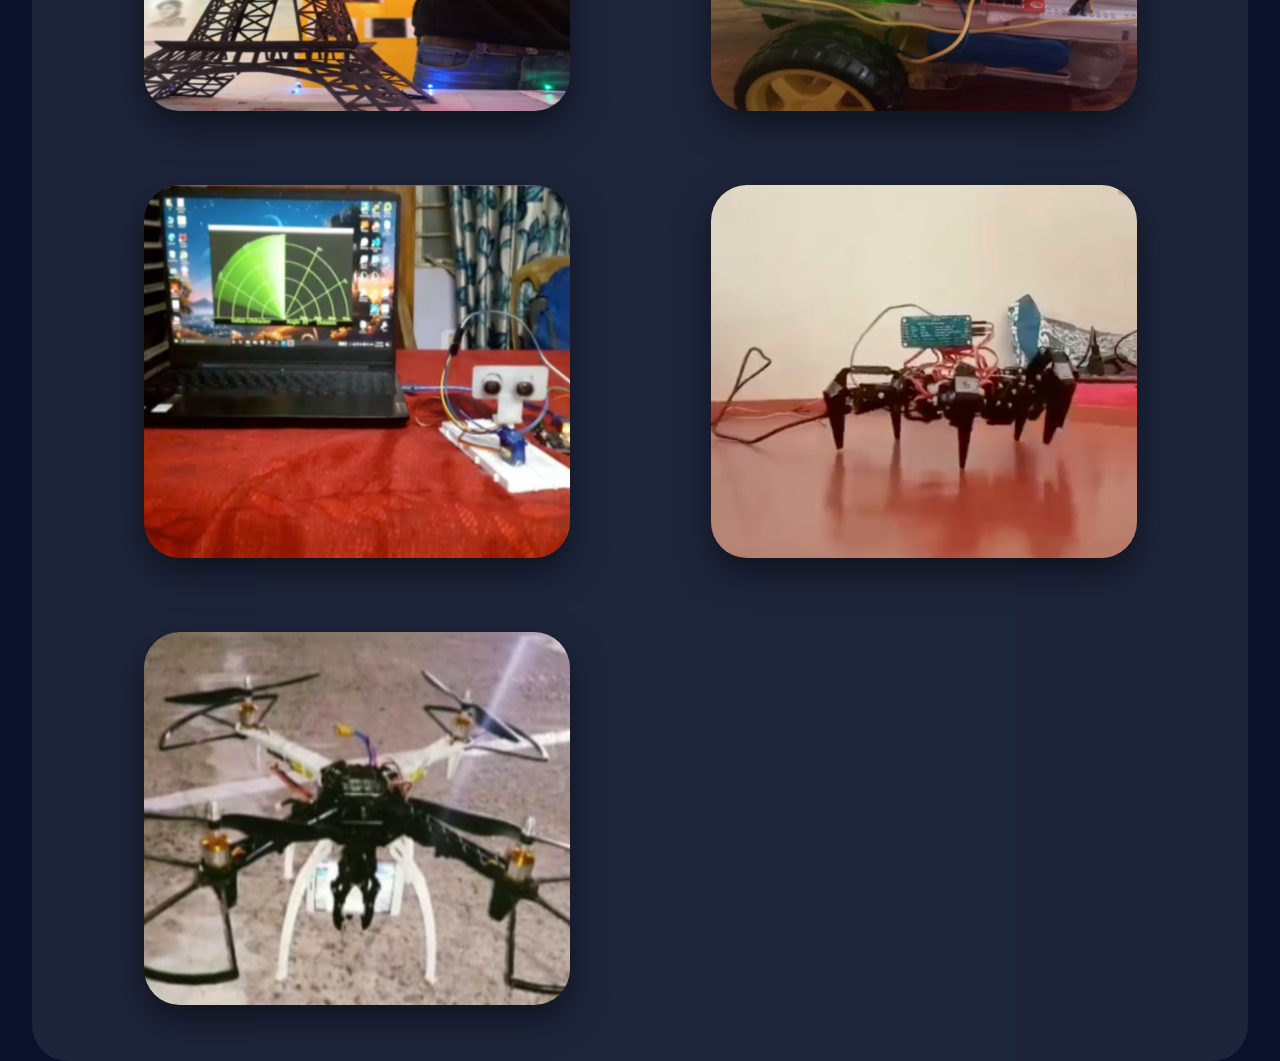
<file: The5thDimension/project.html>
<!DOCTYPE html>
<html lang="en">

<head>
  <meta charset="UTF-8">
  <meta name="viewport" content="width=device-width, initial-scale=1.0">
  <title>Projects | Robotics Club NIT Patna</title>
  <link rel="stylesheet" href="../CSS/style.css">
  <link rel="stylesheet" href="https://fonts.googleapis.com/css2?family=Poppins:ital,wght@0,100;0,200;0,300;0,400;0,500;0,600;0,700;0,800;0,900;1,100;1,200;1,300;1,400;1,500;1,600;1,700;1,800;1,900&display=swap">
</head>

<body>
  <header>
    <nav id="navbar">
      <div class="logo">
        <img src="nitp_robotics_logo.png" alt="NITP ROBOTICS LOGO">
        <h1>Robotics Club NIT Patna</h1>
      </div>
      <ul>
        <li><a href="index.html">Home</a></li>
        <li><a href="project.html">Projects</a></li>
        <li><a href="events.html">Events</a></li>
        <li><a href="team.html">Team</a></li>
        <li><a href="blogs.html">Blogs</a></li>
        <li><a href="gallery.html">Gallery</a></li>
      </ul>
      <div class="Contact-Links">
        <li> <a href="https://www.instagram.com/robotics_club_nitp/" target="_blank"><button
              class="btn">Instagram</button></a></li>
        <li><a href="https://www.facebook.com/robonitp/" target="_blank"><button class="btn">Facebook</button></a></li>
        <li><a href="https://www.youtube.com/@roboticsclubnitp8637" target="_blank"><button
              class="btn">Youtube</button></a></li>
      </div>
    </nav>
  </header>

  <h1 id="heading">Our Projects</h1>
  <main class="projects-page">


    <div class="project">
      <img src="project images/Self balancing bot.webp" class="project-img"
        alt="Self balancing robot project by Robotics Club NIT Patna">
      <div class="detail">
        <h2>Self Balancing Bot</h2>
        <p>
          A self-balancing robot works on the principle of an inverted pendulum,
          where the system is naturally unstable and tends to fall if not actively controlled.
          Unlike a normal pendulum, this robot cannot balance itself without continuous correction.
        </p>
        <p>
          The robot continuously measures its tilt angle, direction of fall, and rate of movement
          using an MPU6050 sensor (gyroscope + accelerometer).
        </p>
      </div>
    </div>


    <div class="project">
      <img src="project images/Mark 1.6.png" class="project-img"
        alt="Mark 1.6 robotic arm project by Robotics Club NIT Patna">
      <div class="detail">
      <h2>Mark 1.6</h2>
      <p>
        Mark 1.6 is a wireless robotic arm system mounted on a four-wheel drive (4WD) mobile chassis.
        The robot is controlled remotely using Bluetooth, allowing smooth and flexible operation.
      </p>
      <p>
        The robotic arm is 3D-printed, making the design lightweight, customizable, and cost-effective.
        NRF modules are used for wireless communication, enabling reliable data transmission.
      </p>
      </div>
    </div>


    <div class="project">
      <img src="project images/line follower bot.png" class="project-img"
        alt="Line follower robot project by Robotics Club NIT Patna">
        <div class="detail">
      <h2>Line Follower Bot</h2>
      <p>
        A line follower robot is designed to automatically track a predefined path marked on the floor.
        The robot uses infrared (IR) sensors to detect the line and adjust wheel movement accordingly.
      </p>
      <p>
        Through real-time sensing and control, the robot follows the track smoothly and accurately,
        making it suitable for automation tasks and robotics competitions.
      </p>
      </div>
    </div>


    <div class="project">
      <img src="project images/pluto x.png" class="project-img"
        alt="Pluto X nano drone project by Robotics Club NIT Patna">
      <div class="detail">
      <h2>Pluto X</h2>
      <p>
        Pluto X is a compact open-source nano drone developed by an Indian startup at IIT Bombay.
        It features a Wi-Fi enabled camera capable of supporting ROS-based image processing.
      </p>
      <p>
        The drone supports both manual and autonomous operation, making it suitable for research,
        experimentation, and computer vision applications.
      </p>
      </div>
    </div>


    <div class="project">
      <img src="project images/3D Printing.png" class="project-img"
        alt="3D printing project by Robotics Club NIT Patna">
      <div class="detail">
      <h2>3D Printing</h2>
      <p>
        3D printing is an additive manufacturing technique used to create physical objects
        layer by layer from digital designs.
      </p>
      <p>
        This method reduces material waste and allows complex shapes to be produced easily,
        making it widely used in robotics, prototyping, and research.
      </p>
      </div>
    </div>


    <div class="project">
      <img src="project images/Automated bot.png" class="project-img"
        alt="Automated robot project by Robotics Club NIT Patna">
      <div class="detail">
      <h2>Automated Bot</h2>
      <p>
        This automated robot navigates along a wall while maintaining a fixed distance using
        laser distance sensors and closed-loop feedback control.
      </p>
      <p>
        The system tracks laps and detected objects using IR sensors and displays data on a 16×2 LCD.
      </p>
      </div>
    </div>


    <div class="project">
      <img src="project images/Radar Navigation.png" class="project-img" alt="Radar navigation robotics project">
    <div class="detail">
      <h2>Radar Navigation</h2>
      <p>
        Radar navigation systems detect and track objects to ensure safe movement,
        especially in poor visibility conditions like fog or rain.
      </p>
      <p>
        X-band and S-band radars provide different resolution and range capabilities
        for reliable navigation.
      </p>
      </div>
      </div>

      <div class="project">
        <img src="project images/hexapod.png" class="project-img"
          alt="Hexapod robot project by Robotics Club NIT Patna">
        <div class="detail">
        <h2>Hexapod</h2>
        <p>
          A hexapod robot offers precise movement across six degrees of freedom,
          enabling stable motion on uneven surfaces.
        </p>
        <p>
          Built using an Arduino Nano, SG90 servos, and PCA9685 driver,
          the robot is lightweight, customizable, and suitable for experimentation.
        </p>
        </div>
      </div>


      <div class="project" >
        <img src="project images/Drone.png" class="project-img"
          alt="Air quality monitoring drone project by Robotics Club NIT Patna">
        <div class="detail">
        <h2>Drone</h2>
        <p class="para">
          This drone monitors air quality by measuring atmospheric gas concentrations
          and transmitting data to Google Firebase in real time.
        </p>
        <p>
          It uses an MQ-2 gas sensor, ESP8266 NodeMCU, and a KK 2.1.5 flight controller
          for stable and controlled flight.
        </p>
        </div>
      </div>

  </main>

</body>

</html>
</file>
<file: CSS/about us.css>
* {
  margin: 0;
  padding: 0;
  box-sizing: border-box;
  scroll-behavior: smooth;
}

.menu-icon{
  width: 30px;
  cursor: pointer;
  position: absolute;
  right: 30px;
  top: 60px;
  
}

.menu-icon span{
  display: block;
  height: 3px;
  width: 100%;
  background: white;   /* change color if needed */
  margin: 6px 0;
  border-radius: 2px;
}

#navbar {
    font-family: "Poppins", sans-serif;
    display: flex;
    align-items: center;
    position:absolute;
    top: 0px;
    color: white;
    width: 100%;
    text-shadow: 4px 4px 5px black;
}

#navbar .logo img {
    width: 184px;
    margin-left: 94px;
}

#navbar .logo h1 {
    font-family: "Poppins", sans-serif;
    font-size: 2rem;
    line-height: 58px;
}

#navbar ul {
    display: flex;
    width: 788px;
    justify-content: center;
    margin-top: -60px;
    margin-left: -17px;
}

#navbar ul li {
    font-size: 1.2rem;
    list-style: none;
    transition: all 0.2s ease-in-out;
}

#navbar ul li:hover {
    transform: scale(1.1);
}

#navbar ul li a {
    padding: 4px 18px;
    color: white;
    text-decoration: none;
}

#navbar ul li a:hover {
    text-decoration: underline;
    color: rgb(189, 189, 189);
    box-shadow: 2px 2px 6px teal;
}

.Contact-Links {
    display: flex;
    position: absolute;
    right: 14px;
    margin-top: -62px;
}

.Contact-Links li {
    list-style: none;
}

.Contact-Links li a {
    margin: 4px 5px;
}

.btn {
    color: black;
    border: 2px solid white;
    border-radius: 7px;
    padding: 4px;
    padding-left: 6px;
    padding-right: 6px;
    transition: all 0.2s ease-in-out;
}

.btn:hover {
    background-color: black;
    color: white;
    cursor: pointer;
    transform: scale(1.1);
}


body {
    color: white;
    /* background-color: #0B132B; */
    background-image: url('../project_background.jpg');
    background-repeat: no-repeat;
    width: auto;
    min-height: 100vh;
    /* object-fit: cover; */
    background-size: cover;
    background-position: center;
    background-attachment: scroll;
    overflow-x: hidden;
    /* max-width: 1200px; */
}
.page-title {
    text-align: center;
    margin-top: 120px;
    font-size: 6rem;
    text-shadow: 4px 4px 5px black;
    margin-bottom: 40px;
}

.content-box {
  max-width: 900px;
  margin: 160px auto 100px;
  padding: 40px 45px;
  border-radius: 14px;

  background: rgba(255, 255, 255, 0.08);
  backdrop-filter: blur(10px);

  box-shadow:
    0 0 25px rgba(255, 255, 255, 0.15),
    0 0 60px rgba(79, 195, 247, 0.08);

  border: 1px solid rgba(255, 255, 255, 0.18);
}
.heading {
    text-align: center;
    margin-bottom: 20px;
    font-size: 4rem;
    text-shadow: 4px 4px 5px black;
    margin-top: 200px;
}

.content-box p {
  font-size: 1.3rem;
  line-height: 2.2;
  color: #e0f2fe;
  text-align: center;
  margin-top: 0;
}


@media (max-width: 768px) {
  .page-title {
    font-size: 4rem;
    margin-top: 100px;
  }

  .content-box {
    margin: 140px 14px 80px;
    padding: 30px 35px;
  }

  .content-box p {
    font-size: 1.1rem;
    line-height: 2.0;
  }
}



.foot {
    background-color: black;
    position: absolute;
    /* bottom: -386px; */
    width: 100%;
    height: 265px;
    color: white;
}

.foot #contact-us {
    display: flex;
    justify-content: center;
    list-style: none;
    border: 2px solid transparent;
    box-shadow: 4px 4px 25px white;
    width: 280px;
    margin-left: 619px;
    margin-top: 21px;
    height: 69px;
    align-items: center;
    border-radius: 12px;
}

.foot #contact-us li {
    margin: 22px;
}

.foot #contact-us li a img {
    width: 43px;
    border-radius: 24px;
    transition: all 0.2s ease-in-out;
}

.foot #contact-us li a img:hover {
    transform: scale(0.95);
    box-shadow: 4px 4px 8px rgb(162, 114, 124);
}

.foot .footlogo p::before {
    content: "📍";
    font-size: 20px;
    margin-right: 6px;
}

.foot .footlogo {
    display: flex;
    flex-direction: column;
    align-items: center;
}

.foot .footlogo img {
    width: 200px;
}
</file>
<file: CSS/blogs.css>
@import url("https://fonts.googleapis.com/css2?family=Poppins:wght@300;400;500;600;700&display=swap");

* {
  margin: 0;
  padding: 0;
  box-sizing: border-box;
  scroll-behavior: smooth;
}

.menu-icon{
  width: 30px;
  cursor: pointer;
  position: absolute;
  right: 30px;
  top: 60px;
  
}

.menu-icon span{
  display: block;
  height: 3px;
  width: 100%;
  background: white;   /* change color if needed */
  margin: 6px 0;
  border-radius: 2px;
}
#navbar {
    font-family: "Poppins", sans-serif;
    display: flex;
    align-items: center;
    position:absolute;
    top: 0px;
    color: white;
    width: 100%;
    text-shadow: 4px 4px 5px black;
}

#navbar .logo img {
    width: 184px;
    margin-left: 94px;
}

#navbar .logo h1 {
    font-family: "Poppins", sans-serif;
    font-size: 2rem;
    line-height: 58px;
}

#navbar ul {
    display: flex;
    width: 788px;
    justify-content: center;
    margin-top: -60px;
    margin-left: -17px;
}

#navbar ul li {
    font-size: 1.2rem;
    list-style: none;
    transition: all 0.2s ease-in-out;
}

#navbar ul li:hover {
    transform: scale(1.1);
}

#navbar ul li a {
    padding: 4px 18px;
    color: white;
    text-decoration: none;
}

#navbar ul li a:hover {
    text-decoration: underline;
    color: rgb(189, 189, 189);
    box-shadow: 2px 2px 6px teal;
}

.Contact-Links {
    display: flex;
    position: absolute;
    right: 14px;
    margin-top: -62px;
}

.Contact-Links li {
    list-style: none;
}

.Contact-Links li a {
    margin: 4px 5px;
}

.btn {
    color: black;
    border: 2px solid white;
    border-radius: 7px;
    padding: 4px;
    padding-left: 6px;
    padding-right: 6px;
    transition: all 0.2s ease-in-out;
}

.btn:hover {
    background-color: black;
    color: white;
    cursor: pointer;
    transform: scale(1.1);
}



body {
  font-family: "Poppins", sans-serif;
  background-image: url("../project_background.jpg");
  color: #eaeaea;
  line-height: 1.7;
  width: 100%;
  height: 100%;
  object-fit: cover;
  /* background-position: center; */
}


.blogs-page {
  max-width: 1100px;
  margin: auto;
  padding: 60px 20px;
}

.blogs-page h1 {
text-align: center;
    font-weight: 700;
    margin-bottom: 84px;
    letter-spacing: 1px;
    color: #ffffff;
    margin-top: 106px;
    margin-left: auto;
    margin-right: auto;
     font-size: 4rem;
    text-shadow: 0 0 12px rgba(0, 229, 255, 0.35);
    border-radius: 30px;
    backdrop-filter: blur(8px);
    border: 1px solid rgba(0, 229, 255, 0.25);
    box-shadow: 4px 4px 25px white;
    width: fit-content;
    padding-left: 37px;
    padding-right: 37px;
   
}
.blogs-page h1:hover{
    transform: scale(1.1);
    box-shadow: 4px 4px 25px crimson;
}


.blog {
  text-align: justify;
  background: rgba(22, 3, 90, 0.05);
  backdrop-filter: blur(12px);
  border-radius: 16px;
  padding: 30px;
  margin-bottom: 45px;
  border: 1px solid rgba(255, 255, 255, 0.08);
  transition: transform 0.3s ease, box-shadow 0.3s ease;
}

.blog:hover {
  transform: translateY(-8px);
  box-shadow: 0 20px 40px rgba(0, 140, 255, 0.25);
}

.blog h2 {
  font-size: 1.8rem;
  margin-bottom: 15px;
  color: #ffffff;
  text-align: center;
}

.blog h3 {
  font-size: 1.2rem;
  margin: 12px 0;
  text-align: center;
  color: #00aaff;
}

.blog-img {
  display: block;
  margin: 32px auto;
  border-radius: 14px;
  box-shadow: 0 15px 30px rgba(0, 0, 0, 0.6);
  transition: transform 0.3s ease, box-shadow 0.3s ease;
}

.blog-img:hover {
  transform: scale(1.14);
  box-shadow: 0 20px 40px rgba(0, 170, 255, 0.4);
}

.blog p {
  font-size: 1rem;
  color: #d6d6d6;
  margin-top: 10px;
  text-align: center;
}

.author {
  margin-top: 18px;
  font-size: 0.9rem;
  color: #9bcfff;
  text-align: right;
}

@media (max-width: 768px) {
  .blogs-page h1 {
    font-size: 2.3rem;
  }

  .blog h2 {
    font-size: 1.4rem;
  }

  .blog-img {
    width: 100% !important;
  }
}

.foot {
    background-color: black;
    position: absolute;
    /* bottom: -386px; */
    width: 100%;
    height: 265px;
    color: white;
}

.foot #contact-us {
    display: flex;
    justify-content: center;
    list-style: none;
    border: 2px solid transparent;
    box-shadow: 4px 4px 25px white;
    width: 280px;
    margin-left: 619px;
    margin-top: 21px;
    height: 69px;
    align-items: center;
    border-radius: 12px;
}

.foot #contact-us li {
    margin: 22px;
}

.foot #contact-us li a img {
    width: 43px;
    border-radius: 24px;
    transition: all 0.2s ease-in-out;
}

.foot #contact-us li a img:hover {
    transform: scale(0.95);
    box-shadow: 4px 4px 8px rgb(162, 114, 124);
}

.foot .footlogo p::before {
    content: "📍";
    font-size: 20px;
    margin-right: 6px;
}

.foot .footlogo {
    display: flex;
    flex-direction: column;
    align-items: center;
}

.foot .footlogo img {
    width: 200px;
}
</file>
<file: CSS/events.css>
html{
    scroll-behavior: smooth;
}
.menu-icon{
  width: 30px;
  cursor: pointer;
  position: absolute;
  right: 30px;
  top: 60px;
  
}

.menu-icon span{
  display: block;
  height: 3px;
  width: 100%;
  background: white;   /* change color if needed */
  margin: 6px 0;
  border-radius: 2px;
}

body {
  font-family: "Segoe UI", sans-serif;
  background-image: url('../project_background.jpg');
  color: #e5e7eb;
  min-height: 100vh;
}



#navbar {
    font-family: "Poppins", sans-serif;
    display: flex;
    align-items: center;
    position:sticky;
    top: 0px;
    color: white;
    width: 100%;
    text-shadow: 4px 4px 5px black;
}

#navbar .logo img {
    width: 184px;
    margin-left: 94px;
}

#navbar .logo h1 {
    font-family: "Poppins", sans-serif;
    font-size: 2rem;
    line-height: 58px;
}

#navbar ul {
    display: flex;
    width: 788px;
    justify-content: center;
    margin-top: -60px;
    margin-left: -17px;
}

#navbar ul li {
    font-size: 1.2rem;
    list-style: none;
    transition: all 0.2s ease-in-out;
}

#navbar ul li:hover {
    transform: scale(1.1);
}

#navbar ul li a {
    padding: 4px 18px;
    color: white;
    text-decoration: none;
}

#navbar ul li a:hover {
    text-decoration: underline;
    color: rgb(189, 189, 189);
    box-shadow: 2px 2px 6px teal;
}

.Contact-Links {
    display: flex;
    position: absolute;
    right: 14px;
    margin-top: -62px;
}

.Contact-Links li {
    list-style: none;
}

.Contact-Links li a {
    margin: 4px 5px;
}

.btn {
    color: black;
    border: 2px solid white;
    border-radius: 7px;
    padding: 4px;
    padding-left: 6px;
    padding-right: 6px;
    transition: all 0.2s ease-in-out;
}

.btn:hover {
    background-color: black;
    color: white;
    cursor: pointer;
    transform: scale(1.1);
}

/* BODY STYLING */

.cap {
    font-family: "Poppins", sans-serif;
    font-size: 3rem;
    color: #4FC3F7;
    /* text-shadow: 0 0 12px rgba(0, 229, 255, 0.35); */
    text-shadow: 2px 2px 15px crimson;
    text-align: center;
    width: 370px;
    /* border: 2px solid white; */
   margin-left: auto;
    margin-right: auto;
    margin-top: 200px;
}

h2 {
    font-family: "Poppins", sans-serif;
    font-size: 2.7rem;
    text-align: center;
    color: #4FC3F7;
    text-shadow: 0 0 12px rgba(0, 229, 255, 0.35);
    border: 2px solid white;
    border-radius: 10px;
    margin-top: 34px;
    margin-left: auto;
    margin-right: auto;
    text-align: center;
    width: 494px;
    padding: 7px;
    backdrop-filter: blur(8px);
    border: 1px solid rgba(0, 229, 255, 0.25);
    box-shadow: 4px 4px 25px white;
}


h2:hover {
    transform: scale(1.1);
    box-shadow: 4px 4px 25px red;
}

.container {
    display: flex;
    flex-wrap: wrap;
    background-color: rgba(255, 255, 255, 0.112);
    /* border: 2px solid white; */
    border-radius: 36px;
    padding: 4px;
    justify-content: center;
    margin: 100px auto;
    height: 1650px;

}

.container .event {

    width: 300px;
    margin: 96px;
    /* padding: 30px; */
    /* border: 2px solid white; */
    /* box-sizing: border-box; */
    height: 280px;
    /* transition: all 0.5s ease-in-out; */
}

.container .event h3 {
    font-family: "Poppins", sans-serif;
    text-align: center;
    font-size: 1.7rem;
    color: white;
    text-shadow: 2px 2px 15px crimson;
    transition: all 0.5s ease-in-out;
}

.container .event img {
    width: 100%;
    object-fit: cover;
    transition: all 0.5s ease-in-out;
}

.container .event p::before {
    content: "";
    background-color: whitesmoke;
    border-radius: 30px;
    opacity: 0.18;
    position: absolute;
    top: 0;
    left: 0;
    width: 100%;
    height: 100%;
    z-index: -1;
}

.container .event p {
    /* border: 2px solid black; */
    font-family: "Baloo Bhaijaan 2", sans-serif;
    box-sizing: border-box;
    min-height: 180px;
    width: 100%;
    padding: 6px;
    position: relative;
    top: -189px;
    left: 9px;
    z-index: -1;
    text-align: center;
    justify-content: center;
    display: flex;
    align-items: center;
    flex-direction: column;
    transition: all 0.5s ease-in-out;
}

/* .container .event p:hover{
transform: rotate(360deg);
}
.container .event img:hover{
   transform: rotate(360deg); 
} */
.container .event:hover {
    img {
        transform:
            /*rotate(360deg)*/
            translateY(-50%) scale(1.15);
        /* transform: translateX(-40%); */
    }

    p {
        transform:
            /* rotate(-360deg)*/
            translateY(65%) scale(1.15);
    }

    h3 {
        transform: translateY(-300%);
    }
}

.foot {
    background-color: black;
    position: absolute;
    /* bottom: -386px; */
    width: 100%;
    height: 290px;
    color: white;
    margin-left: -8px;
}

.foot #contact-us {
    display: flex;
    justify-content: center;
    list-style: none;
    border: 2px solid transparent;
    box-shadow: 4px 4px 25px white;
    width: 280px;
    margin-left: 619px;
    margin-top: 21px;
    height: 69px;
    align-items: center;
    border-radius: 12px;
}

.foot #contact-us li {
    margin: 22px;
}

.foot #contact-us li a img {
    width: 43px;
    border-radius: 24px;
    transition: all 0.2s ease-in-out;
}

.foot #contact-us li a img:hover {
    transform: scale(0.95);
    box-shadow: 4px 4px 8px rgb(162, 114, 124);
}

.foot .footlogo p::before {
    content: "📍";
    font-size: 20px;
    margin-right: 6px;
}

.foot .footlogo h1 {
    line-height: 0px;
}

.foot .footlogo p {
    line-height: 0px;
}

.foot .footlogo {
    display: flex;
    flex-direction: column;
    align-items: center;
}

.foot .footlogo img {
    width: 200px;
}



@media (max-width: 768px) {

  /* NAVBAR BASE */
  #navbar {
    flex-direction: column;
    padding: 16px 0;
    background: rgba(0, 0, 0, 0.6);
    backdrop-filter: blur(10px);
  }

  /* LOGO CENTERED */
  .logo-wrapper {
    display: flex;
    justify-content: center;
    width: 100%;
  }

  #navbar .logo {
    align-items: center;
    text-align: center;
  }

  #navbar .logo img {
    width: 110px;
    margin: 0;
  }

  #navbar .logo h1 {
    font-size: 1.35rem;
    margin-top: 6px;
    line-height: 1.3;
    text-shadow: 2px 2px 6px black;
  }

  /* HIDE NAV LINKS (CLEAN LOOK) */
  #navbar ul,
  .Contact-Links {
    display: none;
  }

  /* HEADINGS */
  .cap {
    font-size: 2.2rem;
    margin-top: 120px;
    width: auto;
  }

  h2 {
    font-size: 1.6rem;
    width: 90%;
    border-radius: 14px;
  }

  /* EVENTS GRID */
  .container {
    margin: 40px 12px;
    padding: 18px;
    height: auto;
  }

  .container .event {
    width: 100%;
    margin: 30px 0;
    height: auto;
  }

  .container .event img {
    border-radius: 14px;
  }

  .container .event p {
    position: static;
    transform: none;
    padding: 12px;
    margin-top: 10px;
    border-radius: 14px;
  }

  .container .event:hover * {
    transform: none;
  }

  /* FOOTER */
  .foot {
    position: static;
    padding: 30px 10px;
    height: auto;
  }

  .foot #contact-us {
    margin: 20px auto 0;
  }
}
</file>
<file: CSS/login-signup.css>
* {
    margin: 0;
    padding: 0;
    box-sizing: border-box;
    font-family: 'Segoe UI', Tahoma, Geneva, Verdana, sans-serif;
}

body {
    background-image: url('../project_background.jpg');
    color: #ffffff;
    min-height: 100vh;
}


header {
    width: 100%;
}
* {
  margin: 0;
  padding: 0;
  box-sizing: border-box;
  scroll-behavior: smooth;
}

#navbar {
    font-family: "Poppins", sans-serif;
    display: flex;
    align-items: center;
    position:absolute;
    top: 0px;
    color: white;
    width: 100%;
    text-shadow: 4px 4px 5px black;
}

#navbar .logo img {
    width: 184px;
    margin-left: 94px;
}

#navbar .logo h1 {
    font-family: "Poppins", sans-serif;
    font-size: 2rem;
    line-height: 58px;
}

#navbar ul {
    display: flex;
    width: 788px;
    justify-content: center;
    margin-top: -60px;
    margin-left: -17px;
}

#navbar ul li {
    font-size: 1.2rem;
    list-style: none;
    transition: all 0.2s ease-in-out;
}

#navbar ul li:hover {
    transform: scale(1.1);
}

#navbar ul li a {
    padding: 4px 18px;
    color: white;
    text-decoration: none;
}

#navbar ul li a:hover {
    text-decoration: underline;
    color: rgb(189, 189, 189);
    box-shadow: 2px 2px 6px teal;
}
.top-menu {
  position: absolute;
  top: 12px;
  right: 12px;
  z-index: 1001;
}

/* Left mobile hamburger to open main nav */
.mobile-hamburger {
  display: flex;
  position: absolute;
  top: 12px;
  left: 12px;
  z-index: 1002;
  width: 30px;
  cursor: pointer;
  flex-direction: column;
  justify-content: space-around;
}

.mobile-hamburger span { height: 3px; background: white; margin: 5px 0; display:block; border-radius:2px; }

.hamburger {
  width: 30px;
  cursor: pointer;
}

.hamburger span {
  display: block;
  height: 3px;
  background: white;
  margin: 5px 0;
}

.menu-dropdown {
  display: none;
  position: absolute;
  right: 0;
  top: 45px;
  background: black;
  width: 180px;
  border-radius: 8px;
}

.menu-dropdown a {
  display: block;
  padding: 15px;
  color: white;
  text-decoration: none;
}

.menu-dropdown a:hover {
  background: #00bcd4;
  color: black;
}

.menu-dropdown.show {
  display: block;
}
.Contact-Links {
    display: flex;
    position: absolute;
    right: 14px;
    margin-top: -62px;
}

.Contact-Links li {
    list-style: none;
}

.Contact-Links li a {
    margin: 4px 5px;
}

.btn {
    color: black;
    border: 2px solid white;
    border-radius: 7px;
    padding: 4px;
    padding-left: 6px;
    padding-right: 6px;
    transition: all 0.2s ease-in-out;
}

.btn:hover {
    background-color: black;
    color: white;
    cursor: pointer;
    transform: scale(1.1);
}


.login-signup_heading {
       text-align: center;
    margin-top: 207px;
    font-size: 3.5rem;
    text-shadow: 0 0 15px rgba(79, 195, 247, 0.6);
    margin-bottom: -181px;
}


form {
    width: 380px;
    margin: 238px auto;
    padding: 35px;
    background: rgba(255, 255, 255, 0.08);
    border-radius: 18px;
    backdrop-filter: blur(10px);
    box-shadow: 0 0 25px rgba(79, 195, 247, 0.25);
    p { 
        text-align: center; }
}

label {
    font-size: 15px;
    display: block;
    margin-bottom: 8px;
}

input[type="text"],
input[type="password"] {
    width: 100%;
    padding: 12px;
    border-radius: 8px;
    border: none;
    outline: none;
    margin-bottom: 20px;
    font-size: 14px;
   
}

input[type="submit"] {
    width: 100%;
    padding: 12px;
    border-radius: 10px;
    border: none;
    background: #4fc3f7;
    color: #031826;
    font-size: 16px;
    font-weight: 600;
    cursor: pointer;
    box-shadow: 0 0 15px rgba(79, 195, 247, 0.8);
    transition: transform 0.3s ease;
}

input[type="submit"]:hover {
    transform: scale(1.03);
}


form+p,
form+text {
    text-align: center;
    margin-left: auto;
    margin-right: auto;
}

a {
    color: #4fc3f7;
    text-decoration: none;
}

a:hover {
    text-decoration: underline;
}


.foot {
    background-color: black;
    position: absolute;
    bottom: -586px;
    width: 100%;
    height: 350px;
    color: white;
}

.foot #contact-us {
    display: flex;
    justify-content: center;
    list-style: none;
    border: 2px solid transparent;
    box-shadow: 4px 4px 25px white;
    width: 280px;
    /* margin-left: 619px; */
    margin-top: 21px;
    height: 70px;
    align-items: center;
    border-radius: 12px;
     margin-left: auto;
    margin-right: auto;
}

.foot #contact-us li {
    margin: 22px;
}

.foot #contact-us li a img {
    width: 43px;
    border-radius: 24px;
    transition: all 0.2s ease-in-out;
}

.foot #contact-us li a img:hover {
    transform: scale(0.95);
    box-shadow: 4px 4px 8px rgb(162, 114, 124);
}

.foot .footlogo p::before {
    content: "📍";
    font-size: 20px;
    margin-right: 6px;
}

.foot .footlogo {
    display: flex;
    flex-direction: column;
    align-items: center;
}

.foot .footlogo img {
    width: 200px;
}
</file>
<file: CSS/project.css>
*{
    margin: 0;
    padding: 0;
    box-sizing: border-box;
}

html{
    scroll-behavior: smooth;
}

.menu-icon{
  width: 30px;
  cursor: pointer;
  position: absolute;
  right: 30px;
  top: 60px;
  
}

.menu-icon span{
  display: block;
  height: 3px;
  width: 100%;
  background: white;   /* change color if needed */
  margin: 6px 0;
  border-radius: 2px;
}

/* navbar styling */
#navbar {
    font-family: "Poppins", sans-serif;
    display: flex;
    align-items: center;
    position: sticky;
    top: 0px;
    color: white;
    width: 100%;
    text-shadow: 4px 4px 5px black;
}

#navbar .logo img {
    width: 184px;
    margin-left: 94px;
}

#navbar .logo h1 {
    font-family: "Poppins", sans-serif;
    font-size: 2rem;
    line-height: 58px;
}

#navbar ul {
    display: flex;
    width: 788px;
    justify-content: center;
    margin-top: -60px;
    margin-left: -17px;
}

#navbar ul li {
    font-size: 1.2rem;
    list-style: none;
    transition: all 0.2s ease-in-out;
}

#navbar ul li:hover {
    transform: scale(1.1);
}

#navbar ul li a {
    padding: 4px 18px;
    color: white;
    text-decoration: none;
}

#navbar ul li a:hover {
    text-decoration: underline;
    color: rgb(189, 189, 189);
    box-shadow: 2px 2px 6px teal;
}

.Contact-Links {
    display: flex;
    position: absolute;
    right: 14px;
    margin-top: -62px;
}

.Contact-Links li {
    list-style: none;
}

.Contact-Links li a {
    margin: 4px 5px;
}

.btn {
    color: black;
    border: 2px solid white;
    border-radius: 7px;
    padding: 4px;
    padding-left: 6px;
    padding-right: 6px;
    transition: all 0.2s ease-in-out;
}

.btn:hover {
    background-color: black;
    color: white;
    cursor: pointer;
    transform: scale(1.1);
}

/* PROJECT PAGE STYLING */
body {
    /* background-color: #0B132B; */
    background-image: url('../project_background.jpg');
    background-repeat: no-repeat;
    width: auto;
    min-height: 100vh;
    /* object-fit: cover; */
    background-size: cover;
    background-position: center;
    background-attachment: scroll;
    overflow-x: hidden;
    /* max-width: 1200px; */
}

#heading {
    font-family: "Poppins", sans-serif;
    font-size: 4rem;
    color: #4FC3F7;
    text-shadow: 0 0 12px rgba(0, 229, 255, 0.35);
    /* position: relative; */
    /* top: 42px; */
    margin-top: 58px;
    margin-left: 547px;
    border: 2px solid white;
    border-radius: 10px;
    text-align: center;
    width: 443px;
    backdrop-filter: blur(8px);
    border: 1px solid rgba(0, 229, 255, 0.25);
    box-shadow: 4px 4px 25px red;
}


#heading:hover {
    transform: scale(1.1);
}

.project .detail h2 {
   font-family: "Poppins", sans-serif;
    line-height: 45px;
    font-size: 25px;
    color: white;
    text-shadow: 2px 2px 15px crimson;
}

.projects-page {
    /* display: grid;
    grid-template-columns: repeat(2, 1fr); */
    display: flex;
    flex-wrap: wrap;
    gap: 30px;
    padding: 20px;
    box-sizing: border-box;
    width: 95vw;
    row-gap: 74px;
    /* border: 2px solid white; */
    border-radius: 36px;
    background-color: rgba(255, 255, 255, 0.112);
    padding: 56px;
    padding-top: 83px;
    margin: auto;
    margin-top: 114px;
    justify-content: center;
}

/* PROJECT CARD */
.project {
    position: relative;
    height: 373px;
    /* overflow: hidden; */
    border-radius: 14px;
        width: 426px;
    margin: auto 106px;
    animation: pro 0.8s ease-in-out 0s 1 forwards;
}

@keyframes pro {
    from {
        scale: 0;
    }

    to {
        scale: 1;
    }

}

/* IMAGE */
.project-img {
    width: 100%;
    height: 100%;
    object-fit: cover;
    border-radius: 36px;
    box-shadow: 0 15px 35px rgba(0, 0, 0, 0.5);
    transition: transform 0.5s ease;
}

/* DETAIL BOX */
.detail::before {
    content: "";
    background-color: whitesmoke;
    border-radius: 30px;
    opacity: 0.18;
    position: absolute;
    top: 0;
    left: 0;
    width: 100%;
    height: 100%;
    z-index: -1;
}

.detail {
    position: absolute;
    top: 0;
    right: 0;
    width: 60%;
    height: 373px;
    /* background: rgba(0, 0, 0, 0.85); */
    color: #fff;
    padding: 20px;
    border-radius: 11px;
    transform: translateX(100%);
    opacity: 0;
    /* word-spacing: 0.5rem; */
    text-align: center;
    align-items: center;
    transition: all 0.5s ease;
}

.detail .para {
    margin-top: 18px;
}

/* HOVER EFFECT */
.project:hover .project-img {
    transform: translateX(-40%);
}

.project:hover .detail {
    transform: translateX(45%);
    opacity: 1;
}

.foot {
    background-color: black;
    position: absolute;
    /* bottom: -386px; */
    width: 100%;
    height: 265px;
    color: white;
}

.foot #contact-us {
    display: flex;
    justify-content: center;
    list-style: none;
    border: 2px solid transparent;
    box-shadow: 4px 4px 25px white;
    width: 280px;
    margin-left: 619px;
    margin-top: 21px;
    height: 69px;
    align-items: center;
    border-radius: 12px;
}

.foot #contact-us li {
    margin: 22px;
}

.foot #contact-us li a img {
    width: 43px;
    border-radius: 24px;
    transition: all 0.2s ease-in-out;
}

.foot #contact-us li a img:hover {
    transform: scale(0.95);
    box-shadow: 4px 4px 8px rgb(162, 114, 124);
}

.foot .footlogo p::before {
    content: "📍";
    font-size: 20px;
    margin-right: 6px;
}

.foot .footlogo {
    display: flex;
    flex-direction: column;
    align-items: center;
}

.foot .footlogo img {
    width: 200px;
}
</file>
<file: CSS/style.css>
* {
    margin: 0;
    padding: 0;
}

.bg_video {
    position: fixed;
    top: 0px;
    left: -219px;
    width: 100vw;
    height: 100vh;
    object-fit: cover;
    z-index: -1;
}

/* NAVBAR STYLING */
#navbar {
    display: flex;
    align-items: center;
    position: sticky;
    top: 0px;
    color: white;
}

#navbar .logo img {
    width: 166px;
    margin-left: 66px;
}

#navbar .logo h1 {
    font-size: 30px;
}

#navbar ul {
    display: flex;
    width: 788px;
    justify-content: center;
    margin-top: -40px;
}

#navbar ul li {
    font-size: 1.2rem;
    list-style: none;
    transition: all 0.2s ease-in-out;
}

#navbar ul li:hover {
    transform: scale(1.1);
}

#navbar ul li a {
    padding: 4px 18px;
    color: white;
    text-decoration: none;
}

#navbar ul li a:hover {
    text-decoration: underline;
    color: rgb(189, 189, 189);
    box-shadow: 2px 2px 6px teal;
}

.Contact-Links {
    display: flex;
    position: absolute;
    right: 8px;
    margin-top: -40px;
}

.Contact-Links li {
    list-style: none;
}

.Contact-Links li a {
    margin: 4px 5px;
}

.btn {
    color: black;
    border: 2px solid white;
    border-radius: 7px;
    padding: 4px;
    padding-left: 6px;
    padding-right: 6px;
    transition: all 0.2s ease-in-out;
}

.btn:hover {
    background-color: black;
    color: white;
    cursor: pointer;
    transform: scale(1.1);
}

/* HOME CONTENT STYLING */
.hero {
    display: flex;
    flex-direction: column;
    justify-content: center;
    color: white;
    border: 2px transparent;
    border-radius: 11px;
    height: 250px;
    width: 600px;
    align-items: center;
    text-align: center;
    position: relative;
    top: 162px;
    left: 422px;
    transition: all 0.3s ease-in-out;
}

.hero::before {
    content: "";
    position: absolute;
    background-color: white;
    height: 250px;
    top: 0px;
    left: 0px;
    width: 100%;
    z-index: -1;
    opacity: 0.1;
}

.hero h1 {
    font-size: 40px;
}

.hero .content {
    margin-top: 20px;
    font-size: 20px;
    font-weight: bold;
}

.hero:hover {
    transform: scale(1.1);
}

.h2_secondary {
    font-size: 33px;
}

/* PROJECT PAGE STYLING */
body {
    background-color:  #0B132B;
    width: 100%;
    height: 100%;
    overflow-x: hidden;
}
#heading{
    font-size: 4rem;
    color: #4FC3F7;
    text-shadow: 0 0 12px rgba(0, 229, 255, 0.35);
    /* position: relative; */
    /* top: 42px; */
    margin-top: 58px;
    margin-left: 547px;
    border: 2px solid white;
    border-radius: 10px;
    text-align: center;
    width: 372px;
    backdrop-filter: blur(8px);
border: 1px solid rgba(0, 229, 255, 0.25);
}
#heading:hover{
    transform: scale(1.1);
    box-shadow: 4px 4px 20px red;
}

.projects-page {
    display: grid;
    grid-template-columns: repeat(2, 1fr);
    gap: 30px;
    padding: 20px;
    box-sizing: border-box;
    width: 95vw;
    row-gap: 74px;
    /* border: 2px solid white; */
    border-radius: 36px;
    background-color: rgba(255,255,255,0.08);
    padding: 56px;
    padding-top: 83px;
    margin: auto;
    margin-top: 114px;
}

/* PROJECT CARD */
.project {
    position: relative;
    height: 373px;
    /* overflow: hidden; */
    border-radius: 14px;
    width: 426px;
    margin: auto;
}

/* IMAGE */
.project-img {
    width: 100%;
    height: 100%;
    object-fit: cover;
    border-radius: 36px;
   box-shadow: 0 15px 35px rgba(0, 0, 0, 0.5);
    transition: transform 0.5s ease;
}

/* DETAIL BOX */
.detail::before{
    content: "";
    background-color: whitesmoke;
    border-radius: 30px;
    opacity: 0.18;
    position: absolute;
    top: 0;
    left: 0;
    width: 100%;
    height: 100%;
    z-index: -1;
}
.detail {
    position: absolute;
    top: 0;
    right: 0;
    width: 60%;
    height: 91%;
    /* background: rgba(0, 0, 0, 0.85); */
    color: #fff;
    padding: 20px;
    border-radius: 11px;
    transform: translateX(100%);
    opacity: 0;
    transition: all 0.5s ease;
}

/* HOVER EFFECT */
.project:hover .project-img {
    transform: translateX(-40%);
}

.project:hover .detail {
    transform: translateX(45%);
    opacity: 1;
}

/* 
}

.project {
    display: block;
    flex-direction: column;
    border: 2px solid white;
    box-sizing: border-box;
    margin: 50px;
    width: 367px;
    /* align-items: center; */
/* height: 300px;
    margin: 38px auto;
}

.project-img {
    width: 326px;
    display: block;
    margin: auto;
    border: 2px solid black;
    padding: 8px;
    position: relative;
    top: 1px;
    transition: all 0.8s ease-in-out;
}

.detail {
    border: 2px solid black;
    padding: 10px;
    text-align: center;
    width: 341px;
    height: 262px;
    position: relative;
    top: -285px;
    z-index: -1;
    background-color: beige;
    transition: all 0.8s ease-in-out;
}

/* .project:hover { */

/* .project-img:hover {
        .detail {
            transform: translateX(100px);
        }
        transform: translateX(-100px);
    } */
</file>
<file: CSS/team.css>
/* ===== Reset ===== */
* {
    margin: 0;
    padding: 0;
    box-sizing: border-box;
}

/* ===== Background (Same Robotics Theme) ===== */
body {
    font-family: "Segoe UI", sans-serif;
    color: #e5e7eb;
    min-height: 100vh;
    background-image: url('../project_background.jpg');
}

/* ===== Main Wrapper ===== */
.team-page {
    max-width: 1200px;
    margin: 110px auto 80px;
    padding: 0 20px;
}

/* ===== Page Title ===== */
.team-page h1 {
    text-align: center;
    font-size: 2.8rem;
    margin-bottom: 70px;
    letter-spacing: 2px;
    color: #ffffff;
}

/* ===== Team Grid ===== */
.team {
    display: grid;
    grid-template-columns: repeat(auto-fit, minmax(260px, 1fr));
    gap: 40px;
}

/* ===== Member Card ===== */
.member {
    background: rgba(255, 255, 255, 0.06);
    backdrop-filter: blur(12px);
    border-radius: 20px;
    padding: 28px 20px 32px;
    text-align: center;
    border: 1px solid rgba(255, 255, 255, 0.12);
    box-shadow: 0 10px 40px rgba(0, 120, 255, 0.15);
    transition: transform 0.4s ease, box-shadow 0.4s ease;
}

.member:hover {
    transform: translateY(-10px);
    box-shadow: 0 18px 60px rgba(0, 150, 255, 0.25);
}

/* ===== Role ===== */
.member h2 {
    font-size: 1.2rem;
    margin-bottom: 16px;
    color: #93c5fd;
    font-weight: 600;
}

/* ===== Member Image ===== */
.member img {
    width: 100%;
    max-width: 180px;
    height: 180px;
    object-fit: cover;
    border-radius: 50%;
    margin-bottom: 18px;
    box-shadow: 0 10px 25px rgba(0, 0, 0, 0.7);
}

/* ===== Name ===== */
.member p {
    font-size: 1.05rem;
    font-weight: 500;
    color: #ffffff;
}

/* ===== Responsive ===== */
@media (max-width: 768px) {
    .team-page h1 {
        font-size: 2.2rem;
    }

    .member img {
        max-width: 160px;
        height: 160px;
    }
}
</file>
